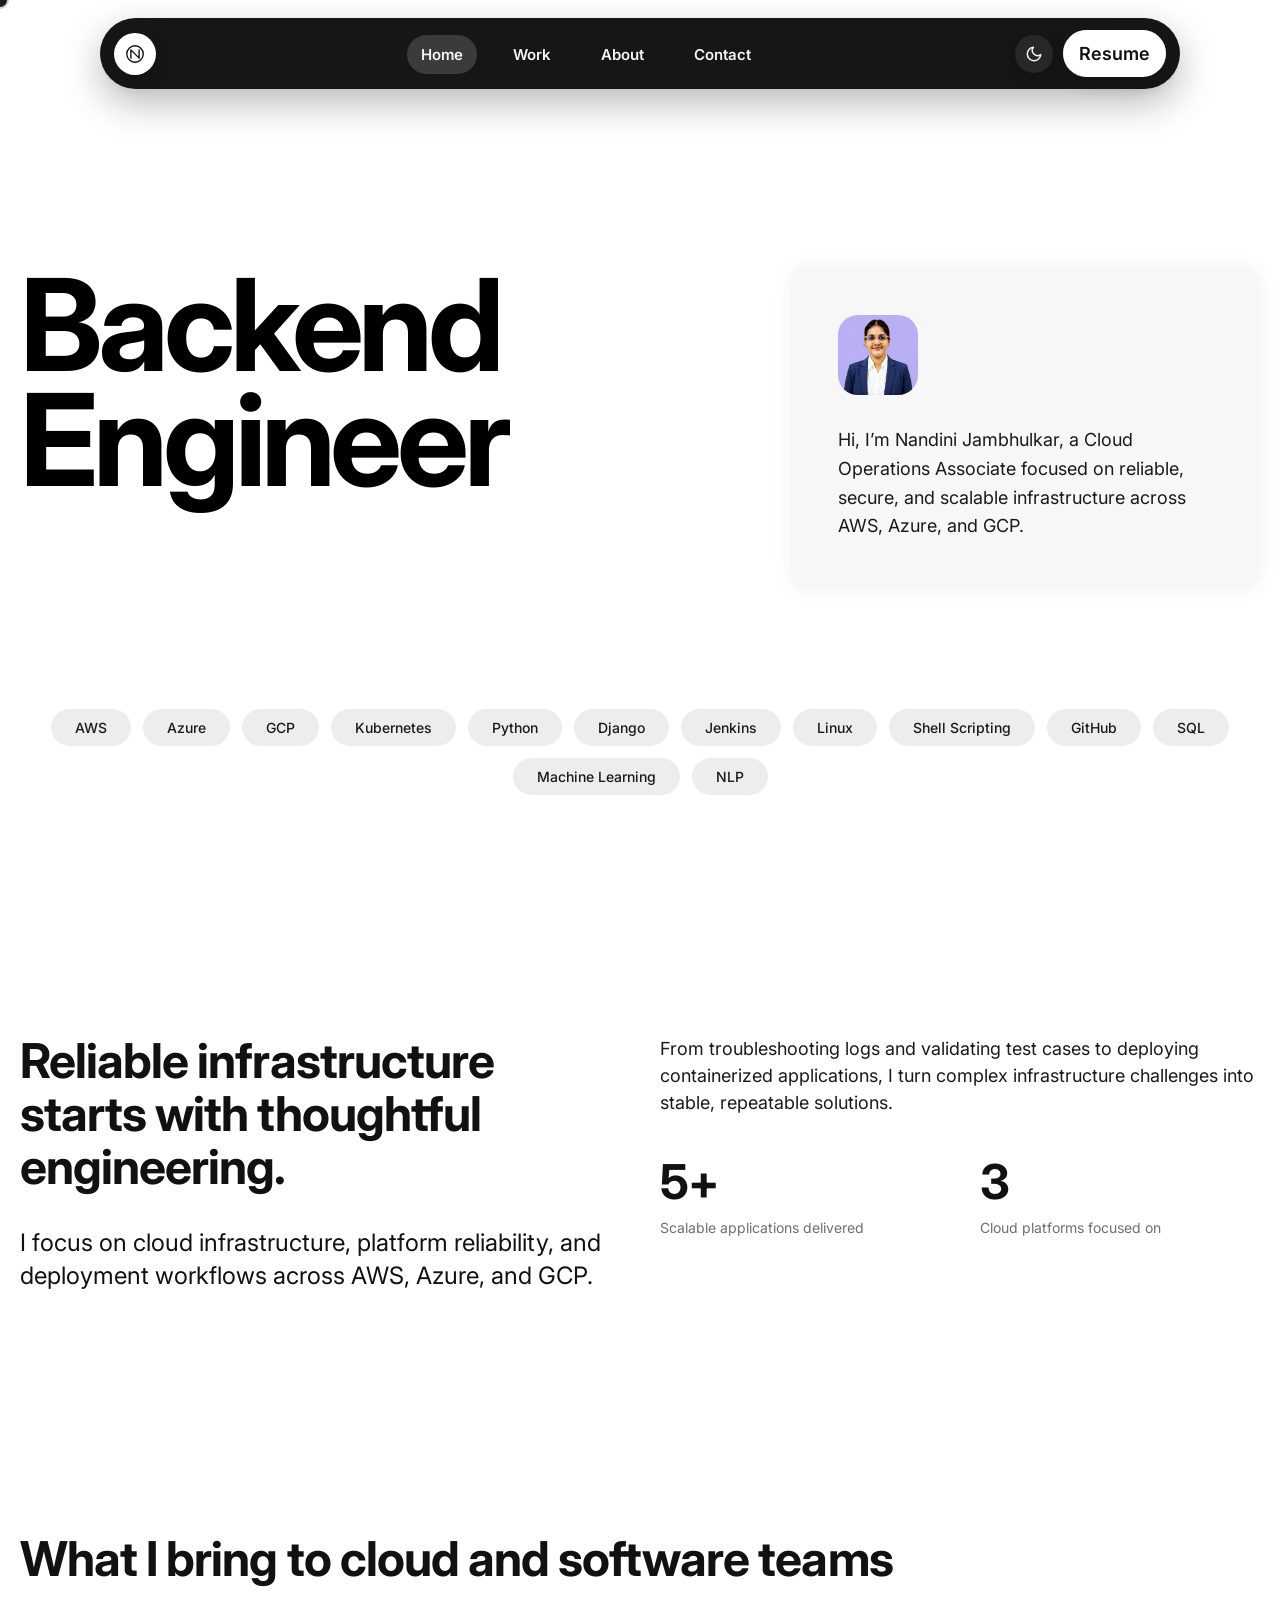
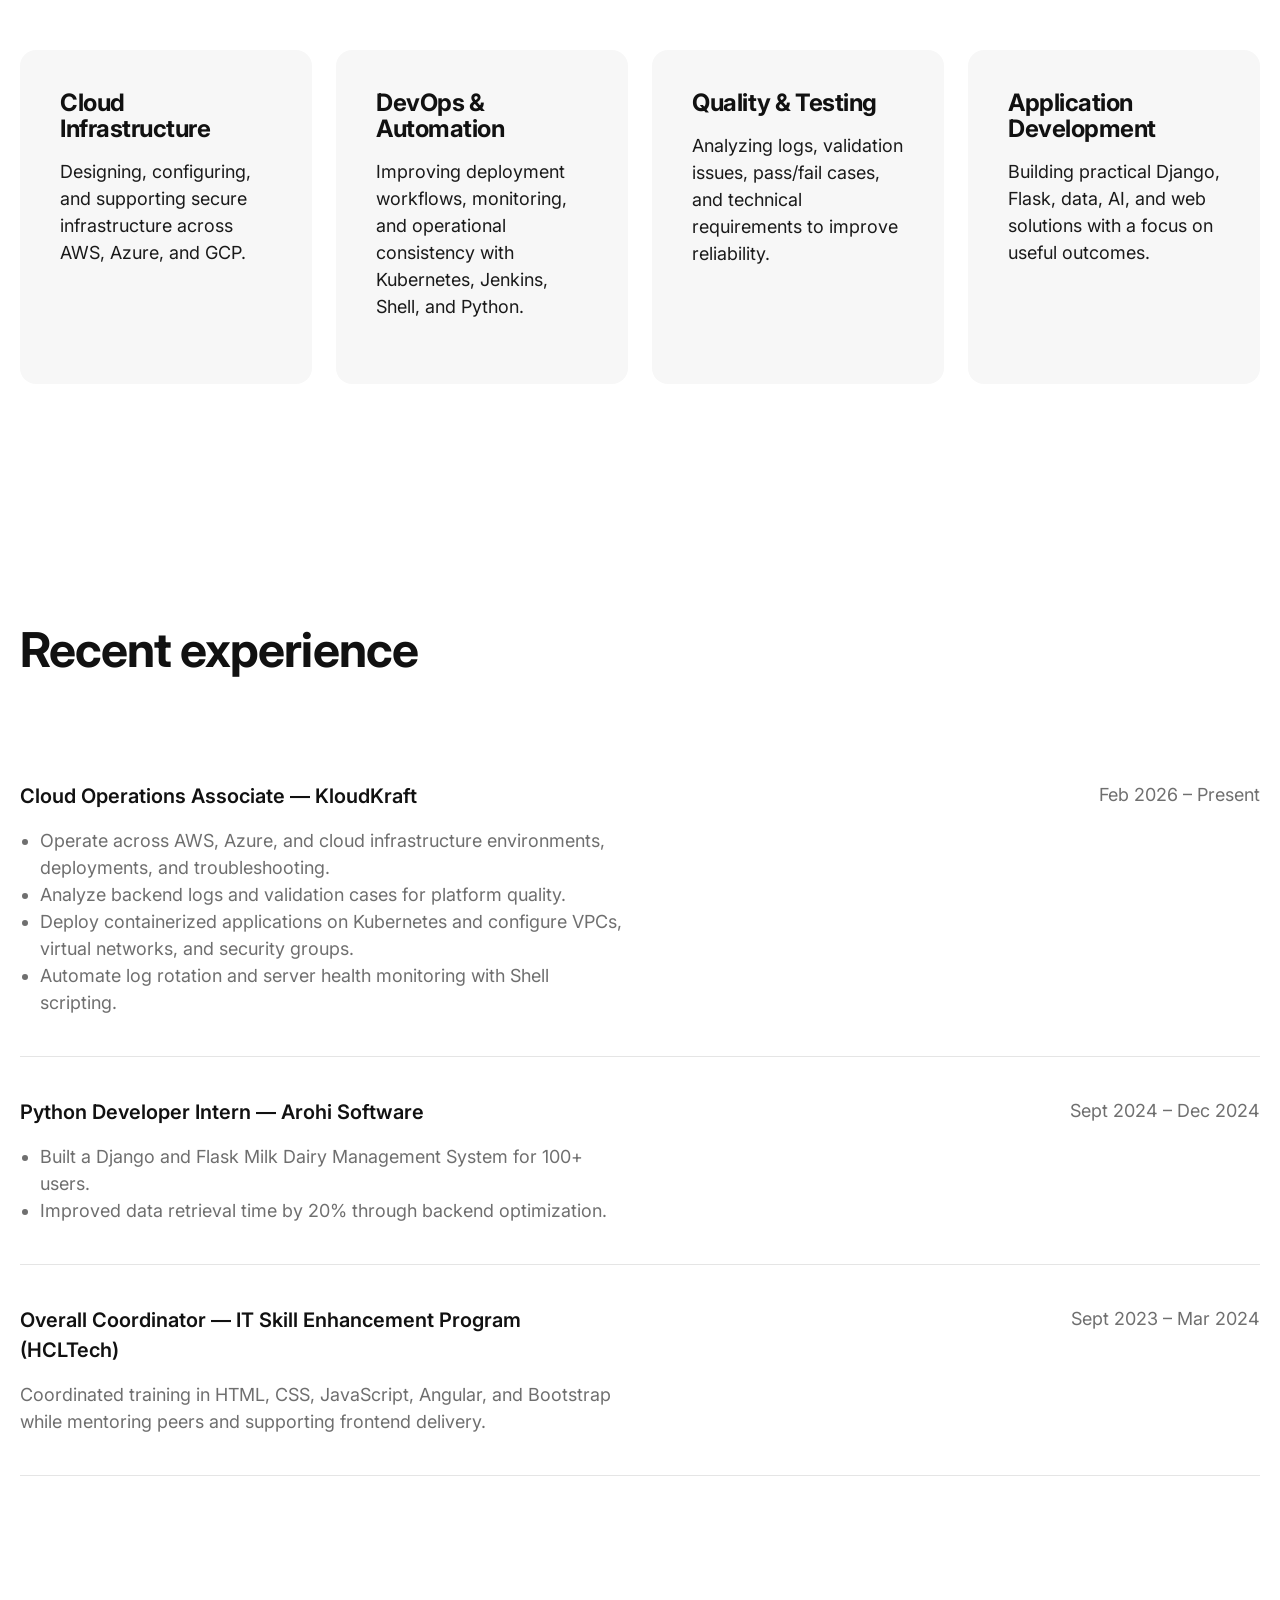
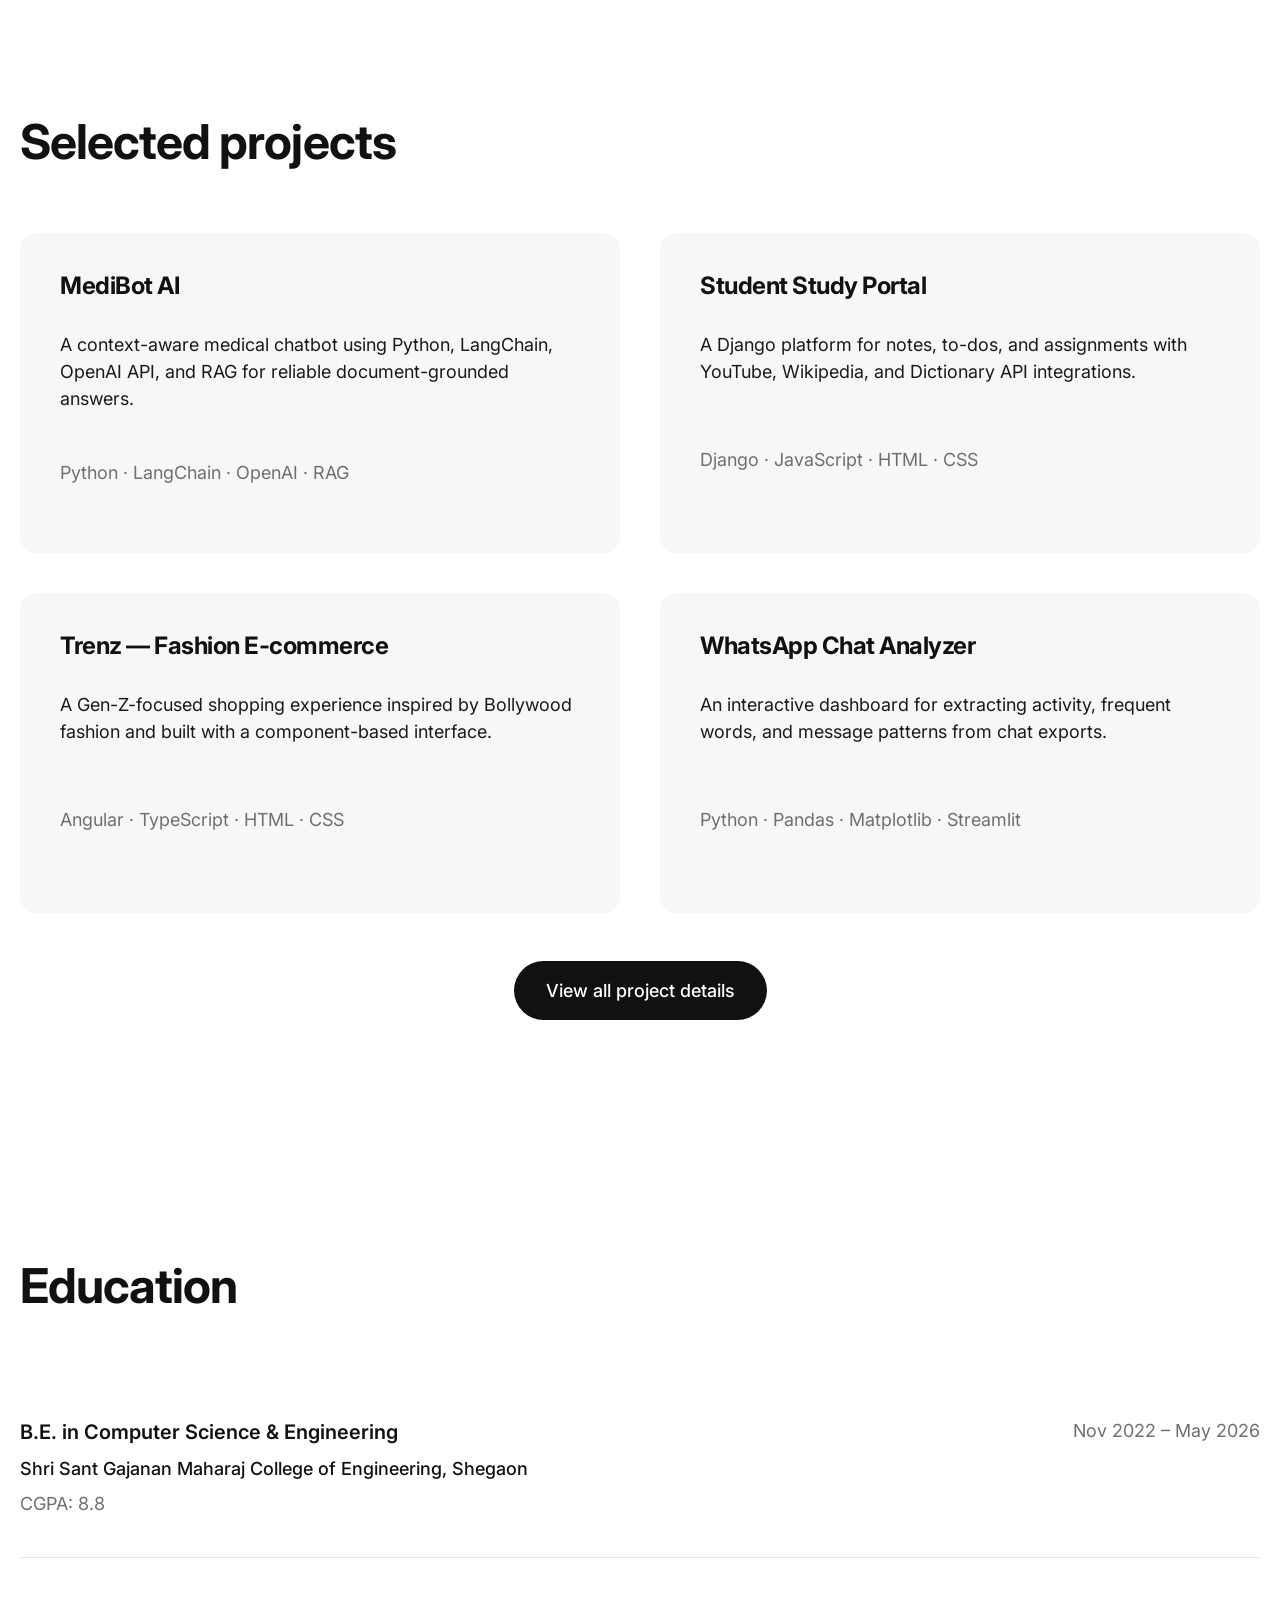
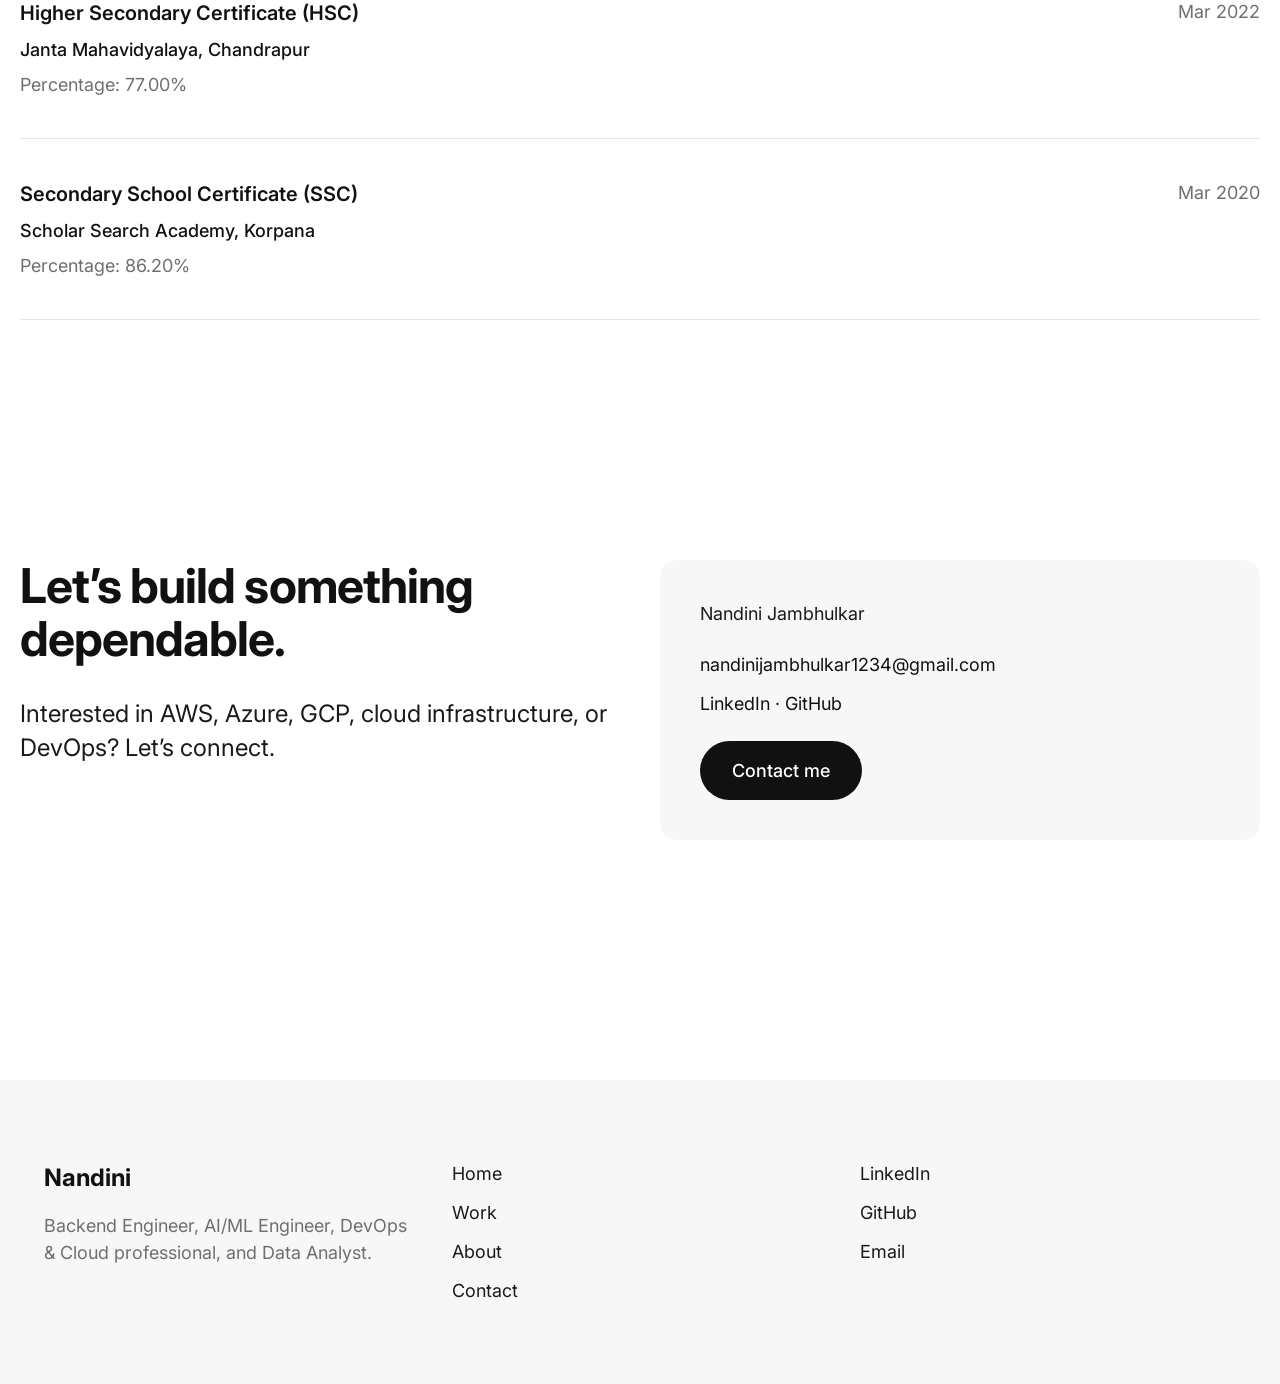
<file: index.html>
<!doctype html>
<html lang="en">
<head>
  <meta charset="utf-8" />
  <meta name="viewport" content="width=device-width,initial-scale=1" />
  <title>Nandini Jambhulkar — Cloud Operations Associate</title>
  <link rel="icon" href="assets/images/ChatGPT Image Aug 10, 2026, 03_46_51 PM.png" type="image/png">
  <link href="https://fonts.googleapis.com/css2?family=Inter:wght@400;500;600;700&display=swap" rel="stylesheet">
  <link rel="stylesheet" href="assets/css/styles.css">
</head>
<body data-theme="light">
  <header id="main-header">
    <nav id="capsule-nav">
      <a href="#hero" class="pill-brand" aria-label="Home"><svg viewBox="0 0 32 32" fill="none"><circle cx="16" cy="16" r="12" stroke="currentColor" stroke-width="2"/><path d="M10 22V10L22 22V10" stroke="currentColor" stroke-width="2" stroke-linecap="round" stroke-linejoin="round"/></svg></a>
      <ul id="primary-navigation" class="pill-links">
        <li><a href="#hero" class="pill-link nav-link active" data-scroll-to="hero"><span class="nav-icon">⌂</span><span class="nav-label">Home</span></a></li>
        <li><a href="pages/work.html" class="pill-link nav-link"><span class="nav-icon">▣</span><span class="nav-label">Work</span></a></li>
        <li><a href="pages/about.html" class="pill-link nav-link"><span class="nav-icon">○</span><span class="nav-label">About</span></a></li>
        <li><a href="pages/contact.html" class="pill-link nav-link"><span class="nav-icon">✉</span><span class="nav-label">Contact</span></a></li>
      </ul>
      <button id="hamburger-menu" class="hamburger-menu" aria-label="Toggle menu" aria-expanded="false"><span></span><span></span><span></span></button>
      <div style="display:inline-flex;align-items:center;gap:10px;"><button id="theme-toggle" class="theme-toggle" aria-label="Switch theme"></button><a class="pill-resume" href="assets/pdf/Nandini_Devops_CloudInfra.pdf" target="_blank" rel="noopener">Resume</a></div>
    </nav>
  </header>
  <div id="nav-live" class="sr-only" aria-live="polite" aria-atomic="true"></div>
  <main data-scroll-container>
    <section id="hero" class="container hero-section">
      <div><h1 class="hero-text" id="hero-role">Backend<br>Engineer</h1></div>
      <div class="hero-card">
        <img src="assets/images/ChatGPT Image Aug 10, 2026, 03_46_51 PM.png" alt="Nandini Jambhulkar" style="width:80px;height:80px;object-fit:cover;border-radius:20px;margin-bottom:24px;">
        <p style="font-size:18px;line-height:1.6;color:var(--text-medium);margin-bottom:0;">Hi, I’m Nandini Jambhulkar, a Cloud Operations Associate focused on reliable, secure, and scalable infrastructure across AWS, Azure, and GCP.</p>
      </div>
    </section>
    <section class="container" style="padding-bottom:120px;"><div style="display:flex;flex-wrap:wrap;gap:12px;justify-content:center;">
      <span class="pill">AWS</span><span class="pill">Azure</span><span class="pill">GCP</span><span class="pill">Kubernetes</span><span class="pill">Python</span><span class="pill">Django</span><span class="pill">Jenkins</span><span class="pill">Linux</span><span class="pill">Shell Scripting</span><span class="pill">GitHub</span><span class="pill">SQL</span><span class="pill">Machine Learning</span><span class="pill">NLP</span>
    </div></section>
    <section class="container section"><div class="grid-2">
      <div><h2 style="margin-bottom:32px;font-size:clamp(28px,6vw,48px);">Reliable infrastructure starts with thoughtful engineering.</h2><p style="font-size:clamp(18px,4vw,24px);line-height:1.4;color:var(--text-strong);">I focus on cloud infrastructure, platform reliability, and deployment workflows across AWS, Azure, and GCP.</p></div>
      <div><p style="margin-bottom:40px;">From troubleshooting logs and validating test cases to deploying containerized applications, I turn complex infrastructure challenges into stable, repeatable solutions.</p><div class="grid-2"><div><h3 style="font-size:clamp(32px,5vw,48px);margin-bottom:8px;">5+</h3><p style="font-size:14px;color:var(--text-muted);">Scalable applications delivered</p></div><div><h3 style="font-size:clamp(32px,5vw,48px);margin-bottom:8px;">3</h3><p style="font-size:14px;color:var(--text-muted);">Cloud platforms focused on</p></div></div></div>
    </div></section>
    <section id="services" class="container section"><h2 style="margin-bottom:64px;">What I bring to cloud and software teams</h2><div class="grid-4">
      <div class="service-card"><h3>Cloud Infrastructure</h3><p>Designing, configuring, and supporting secure infrastructure across AWS, Azure, and GCP.</p></div>
      <div class="service-card"><h3>DevOps & Automation</h3><p>Improving deployment workflows, monitoring, and operational consistency with Kubernetes, Jenkins, Shell, and Python.</p></div>
      <div class="service-card"><h3>Quality & Testing</h3><p>Analyzing logs, validation issues, pass/fail cases, and technical requirements to improve reliability.</p></div>
      <div class="service-card"><h3>Application Development</h3><p>Building practical Django, Flask, data, AI, and web solutions with a focus on useful outcomes.</p></div>
    </div></section>
    <section class="container section"><h2 style="margin-bottom:64px;">Recent experience</h2>
      <div class="timeline-item"><div><div class="timeline-role">Cloud Operations Associate — KloudKraft</div><ul style="margin-top:16px;padding-left:20px;color:var(--text-muted);"><li>Operate across AWS, Azure, and cloud infrastructure environments, deployments, and troubleshooting.</li><li>Analyze backend logs and validation cases for platform quality.</li><li>Deploy containerized applications on Kubernetes and configure VPCs, virtual networks, and security groups.</li><li>Automate log rotation and server health monitoring with Shell scripting.</li></ul></div><div class="timeline-year">Feb 2026 – Present</div></div>
      <div class="timeline-item"><div><div class="timeline-role">Python Developer Intern — Arohi Software</div><ul style="margin-top:16px;padding-left:20px;color:var(--text-muted);"><li>Built a Django and Flask Milk Dairy Management System for 100+ users.</li><li>Improved data retrieval time by 20% through backend optimization.</li></ul></div><div class="timeline-year">Sept 2024 – Dec 2024</div></div>
      <div class="timeline-item"><div><div class="timeline-role">Overall Coordinator — IT Skill Enhancement Program (HCLTech)</div><p style="margin-top:16px;color:var(--text-muted);">Coordinated training in HTML, CSS, JavaScript, Angular, and Bootstrap while mentoring peers and supporting frontend delivery.</p></div><div class="timeline-year">Sept 2023 – Mar 2024</div></div>
    </section>
    <section id="work" class="container section">
      <h2 style="margin-bottom:64px;">Selected projects</h2>
      <div class="grid-2">
        <div class="service-card"><h3>MediBot AI</h3><p style="margin-top:16px;">A context-aware medical chatbot using Python, LangChain, OpenAI API, and RAG for reliable document-grounded answers.</p><p style="margin-top:20px;color:var(--text-muted);">Python · LangChain · OpenAI · RAG</p></div>
        <div class="service-card"><h3>Student Study Portal</h3><p style="margin-top:16px;">A Django platform for notes, to-dos, and assignments with YouTube, Wikipedia, and Dictionary API integrations.</p><p style="margin-top:20px;color:var(--text-muted);">Django · JavaScript · HTML · CSS</p></div>
        <div class="service-card"><h3>Trenz — Fashion E-commerce</h3><p style="margin-top:16px;">A Gen-Z-focused shopping experience inspired by Bollywood fashion and built with a component-based interface.</p><p style="margin-top:20px;color:var(--text-muted);">Angular · TypeScript · HTML · CSS</p></div>
        <div class="service-card"><h3>WhatsApp Chat Analyzer</h3><p style="margin-top:16px;">An interactive dashboard for extracting activity, frequent words, and message patterns from chat exports.</p><p style="margin-top:20px;color:var(--text-muted);">Python · Pandas · Matplotlib · Streamlit</p></div>
      </div>
      <div style="text-align:center;margin-top:48px;"><a href="pages/work.html" class="btn">View all project details</a></div>
    </section>
    <section class="container section">
      <h2 style="margin-bottom:64px;">Education</h2>
      <div class="timeline-item"><div><div class="timeline-role">B.E. in Computer Science & Engineering</div><div style="margin-top:8px;font-weight:500;">Shri Sant Gajanan Maharaj College of Engineering, Shegaon</div><div style="margin-top:8px;color:var(--text-muted);">CGPA: 8.8</div></div><div class="timeline-year">Nov 2022 – May 2026</div></div>
      <div class="timeline-item"><div><div class="timeline-role">Higher Secondary Certificate (HSC)</div><div style="margin-top:8px;font-weight:500;">Janta Mahavidyalaya, Chandrapur</div><div style="margin-top:8px;color:var(--text-muted);">Percentage: 77.00%</div></div><div class="timeline-year">Mar 2022</div></div>
      <div class="timeline-item"><div><div class="timeline-role">Secondary School Certificate (SSC)</div><div style="margin-top:8px;font-weight:500;">Scholar Search Academy, Korpana</div><div style="margin-top:8px;color:var(--text-muted);">Percentage: 86.20%</div></div><div class="timeline-year">Mar 2020</div></div>
    </section>
    <section class="container section">
      <div class="grid-2">
        <div><h2 style="margin-bottom:32px;">Let’s build something dependable.</h2><p style="font-size:24px;line-height:1.4;color:var(--text-medium);">Interested in AWS, Azure, GCP, cloud infrastructure, or DevOps? Let’s connect.</p></div>
        <div style="background:var(--surface);padding:40px;border-radius:var(--radius);"><p style="margin-bottom:24px;">Nandini Jambhulkar</p><p style="margin-bottom:12px;"><a href="mailto:nandinijambhulkar1234@gmail.com" style="color:var(--text-strong);text-decoration:none;">nandinijambhulkar1234@gmail.com</a></p><p style="margin-bottom:24px;"><a href="https://www.linkedin.com/in/nandini-jambhulkar-njj1203/" target="_blank" rel="noopener" style="color:var(--text-strong);text-decoration:none;">LinkedIn</a> · <a href="https://github.com/nandiniJambhulkar12" target="_blank" rel="noopener" style="color:var(--text-strong);text-decoration:none;">GitHub</a></p><a href="pages/contact.html" class="btn">Contact me</a></div>
      </div>
    </section>
  </main>
  <footer class="footer"><div class="container grid-3"><div><div style="font-weight:700;font-size:24px;margin-bottom:16px;">Nandini</div><p style="color:var(--text-muted);">Backend Engineer, AI/ML Engineer, DevOps & Cloud professional, and Data Analyst.</p></div><div><ul style="list-style:none;display:flex;flex-direction:column;gap:12px;"><li><a href="#hero" style="color:var(--text-medium);text-decoration:none;">Home</a></li><li><a href="pages/work.html" style="color:var(--text-medium);text-decoration:none;">Work</a></li><li><a href="pages/about.html" style="color:var(--text-medium);text-decoration:none;">About</a></li><li><a href="pages/contact.html" style="color:var(--text-medium);text-decoration:none;">Contact</a></li></ul></div><div><ul style="list-style:none;display:flex;flex-direction:column;gap:12px;"><li><a href="https://www.linkedin.com/in/nandini-jambhulkar-njj1203/" target="_blank" rel="noopener" style="color:var(--text-medium);text-decoration:none;">LinkedIn</a></li><li><a href="https://github.com/nandiniJambhulkar12" target="_blank" rel="noopener" style="color:var(--text-medium);text-decoration:none;">GitHub</a></li><li><a href="mailto:nandinijambhulkar1234@gmail.com" style="color:var(--text-medium);text-decoration:none;">Email</a></li></ul></div></div></footer>
  <script src="assets/js/script.js"></script>
</body>
</html>
</file>
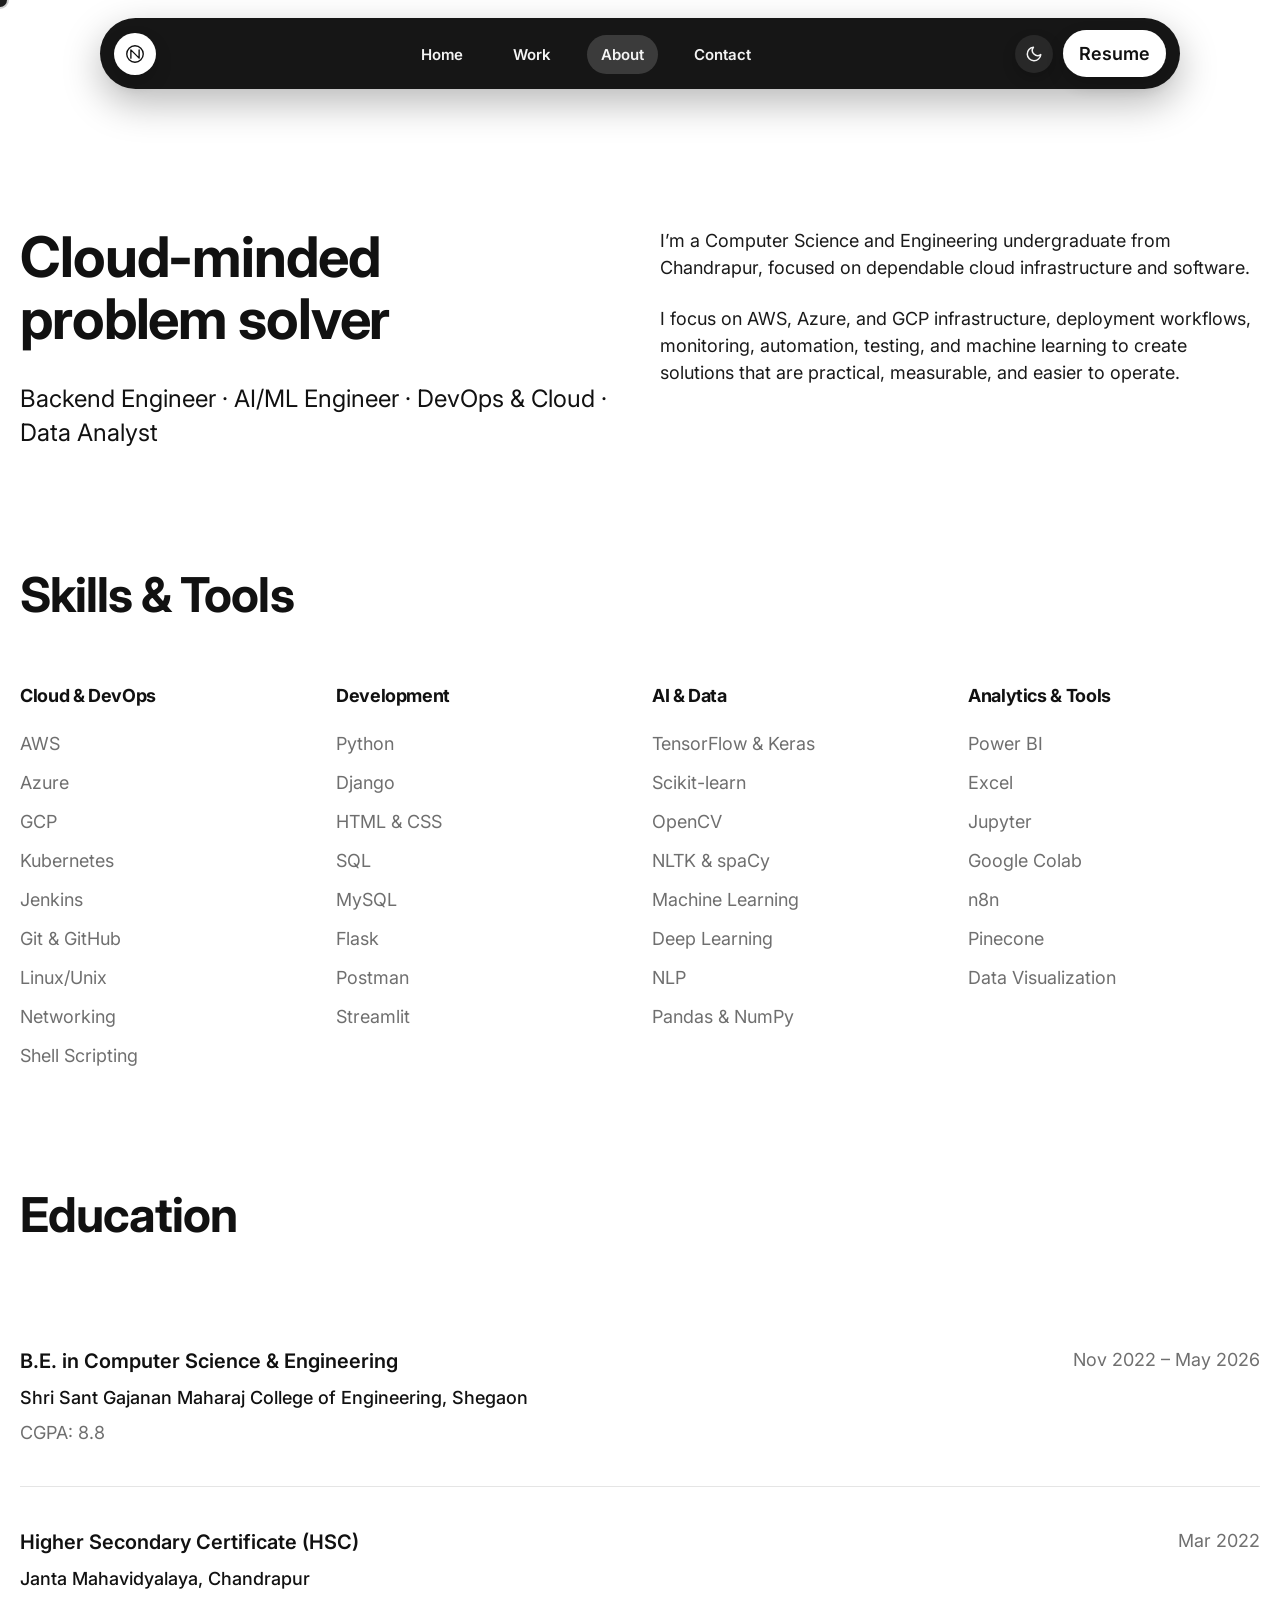
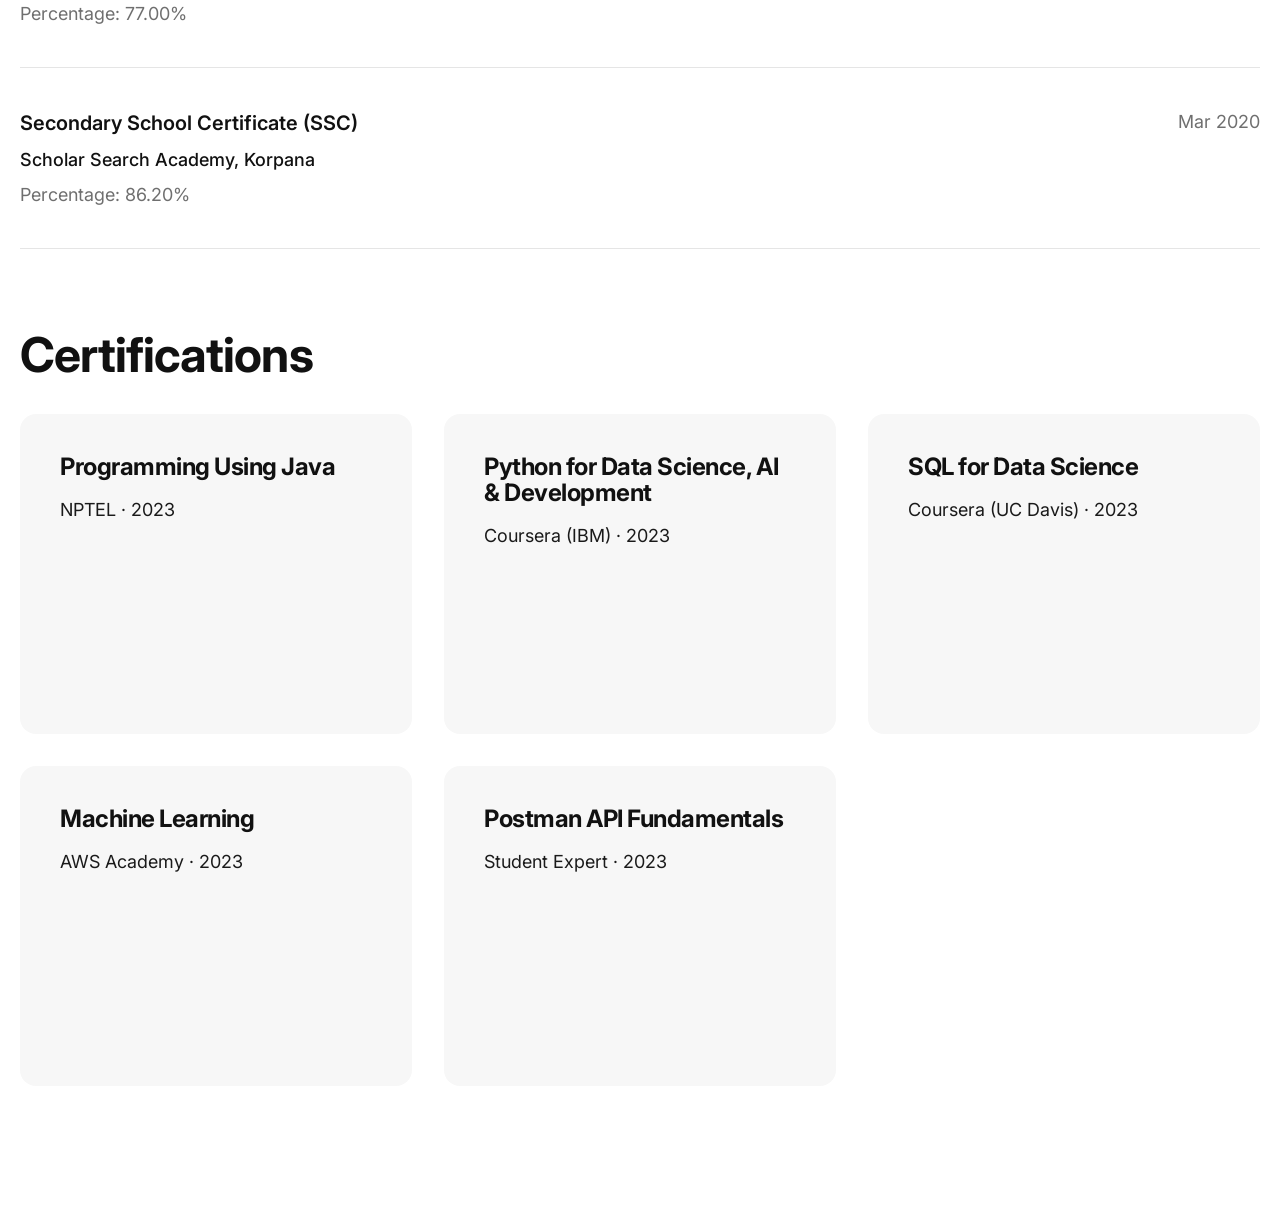
<file: pages/about.html>
<!doctype html>
<html lang="en">
<head><meta charset="utf-8"><meta name="viewport" content="width=device-width,initial-scale=1"><title>About — Nandini Jambhulkar</title><link rel="icon" href="../assets/images/ChatGPT Image Aug 10, 2026, 03_46_51 PM.png" type="image/png"><link href="https://fonts.googleapis.com/css2?family=Inter:wght@400;500;600;700&display=swap" rel="stylesheet"><link rel="stylesheet" href="../assets/css/styles.css"></head>
<body data-theme="light">
  <header id="main-header"><nav id="capsule-nav"><a href="../index.html" class="pill-brand" aria-label="Home"><svg viewBox="0 0 32 32" fill="none"><circle cx="16" cy="16" r="12" stroke="currentColor" stroke-width="2"/><path d="M10 22V10L22 22V10" stroke="currentColor" stroke-width="2" stroke-linecap="round" stroke-linejoin="round"/></svg></a><ul id="primary-navigation" class="pill-links"><li><a href="../index.html" class="pill-link nav-link"><span class="nav-icon">⌂</span><span class="nav-label">Home</span></a></li><li><a href="work.html" class="pill-link nav-link"><span class="nav-icon">▣</span><span class="nav-label">Work</span></a></li><li><a href="about.html" class="pill-link nav-link active"><span class="nav-icon">○</span><span class="nav-label">About</span></a></li><li><a href="contact.html" class="pill-link nav-link"><span class="nav-icon">✉</span><span class="nav-label">Contact</span></a></li></ul><button id="hamburger-menu" class="hamburger-menu" aria-label="Toggle menu" aria-expanded="false"><span></span><span></span><span></span></button><div style="display:inline-flex;align-items:center;gap:10px;"><button id="theme-toggle" class="theme-toggle" aria-label="Switch theme"></button><a class="pill-resume" href="../assets/pdf/Nandini_Devops_CloudInfra.pdf" target="_blank" rel="noopener">Resume</a></div></nav></header>
  <main class="container section" data-scroll-container>
    <div class="grid-2" style="margin-bottom:120px;"><div><h1 style="margin-bottom:32px;font-size:clamp(36px,6vw,56px);">Cloud-minded<br>problem solver</h1><p style="font-size:clamp(18px,3vw,24px);line-height:1.4;color:var(--text-strong);">Backend Engineer · AI/ML Engineer · DevOps & Cloud · Data Analyst</p></div><div><p style="margin-bottom:24px;">I’m a Computer Science and Engineering undergraduate from Chandrapur, focused on dependable cloud infrastructure and software.</p><p>I focus on AWS, Azure, and GCP infrastructure, deployment workflows, monitoring, automation, testing, and machine learning to create solutions that are practical, measurable, and easier to operate.</p></div></div>
    <div style="margin-bottom:120px;"><h2 style="margin-bottom:64px;">Skills & Tools</h2><div class="grid-4">
      <div><h4 style="margin-bottom:24px;">Cloud & DevOps</h4><ul style="list-style:none;color:var(--text-muted);display:flex;flex-direction:column;gap:12px;"><li>AWS</li><li>Azure</li><li>GCP</li><li>Kubernetes</li><li>Jenkins</li><li>Git & GitHub</li><li>Linux/Unix</li><li>Networking</li><li>Shell Scripting</li></ul></div>
      <div><h4 style="margin-bottom:24px;">Development</h4><ul style="list-style:none;color:var(--text-muted);display:flex;flex-direction:column;gap:12px;"><li>Python</li><li>Django</li><li>HTML & CSS</li><li>SQL</li><li>MySQL</li><li>Flask</li><li>Postman</li><li>Streamlit</li></ul></div>
      <div><h4 style="margin-bottom:24px;">AI & Data</h4><ul style="list-style:none;color:var(--text-muted);display:flex;flex-direction:column;gap:12px;"><li>TensorFlow & Keras</li><li>Scikit-learn</li><li>OpenCV</li><li>NLTK & spaCy</li><li>Machine Learning</li><li>Deep Learning</li><li>NLP</li><li>Pandas & NumPy</li></ul></div>
      <div><h4 style="margin-bottom:24px;">Analytics & Tools</h4><ul style="list-style:none;color:var(--text-muted);display:flex;flex-direction:column;gap:12px;"><li>Power BI</li><li>Excel</li><li>Jupyter</li><li>Google Colab</li><li>n8n</li><li>Pinecone</li><li>Data Visualization</li></ul></div>
    </div></div>
    <h2 style="margin-bottom:64px;">Education</h2><div class="timeline-item"><div><div class="timeline-role">B.E. in Computer Science & Engineering</div><div style="margin-top:8px;font-weight:500;">Shri Sant Gajanan Maharaj College of Engineering, Shegaon</div><div style="margin-top:8px;color:var(--text-muted);">CGPA: 8.8</div></div><div class="timeline-year">Nov 2022 – May 2026</div></div><div class="timeline-item"><div><div class="timeline-role">Higher Secondary Certificate (HSC)</div><div style="margin-top:8px;font-weight:500;">Janta Mahavidyalaya, Chandrapur</div><div style="margin-top:8px;color:var(--text-muted);">Percentage: 77.00%</div></div><div class="timeline-year">Mar 2022</div></div><div class="timeline-item"><div><div class="timeline-role">Secondary School Certificate (SSC)</div><div style="margin-top:8px;font-weight:500;">Scholar Search Academy, Korpana</div><div style="margin-top:8px;color:var(--text-muted);">Percentage: 86.20%</div></div><div class="timeline-year">Mar 2020</div></div>
    <div style="margin-top:80px;"><h2 style="margin-bottom:32px;">Certifications</h2><div class="grid-3"><div class="service-card"><h3>Programming Using Java</h3><p>NPTEL · 2023</p></div><div class="service-card"><h3>Python for Data Science, AI & Development</h3><p>Coursera (IBM) · 2023</p></div><div class="service-card"><h3>SQL for Data Science</h3><p>Coursera (UC Davis) · 2023</p></div><div class="service-card"><h3>Machine Learning</h3><p>AWS Academy · 2023</p></div><div class="service-card"><h3>Postman API Fundamentals</h3><p>Student Expert · 2023</p></div></div></div>
  </main><script src="../assets/js/script.js"></script>
</body></html>
</file>
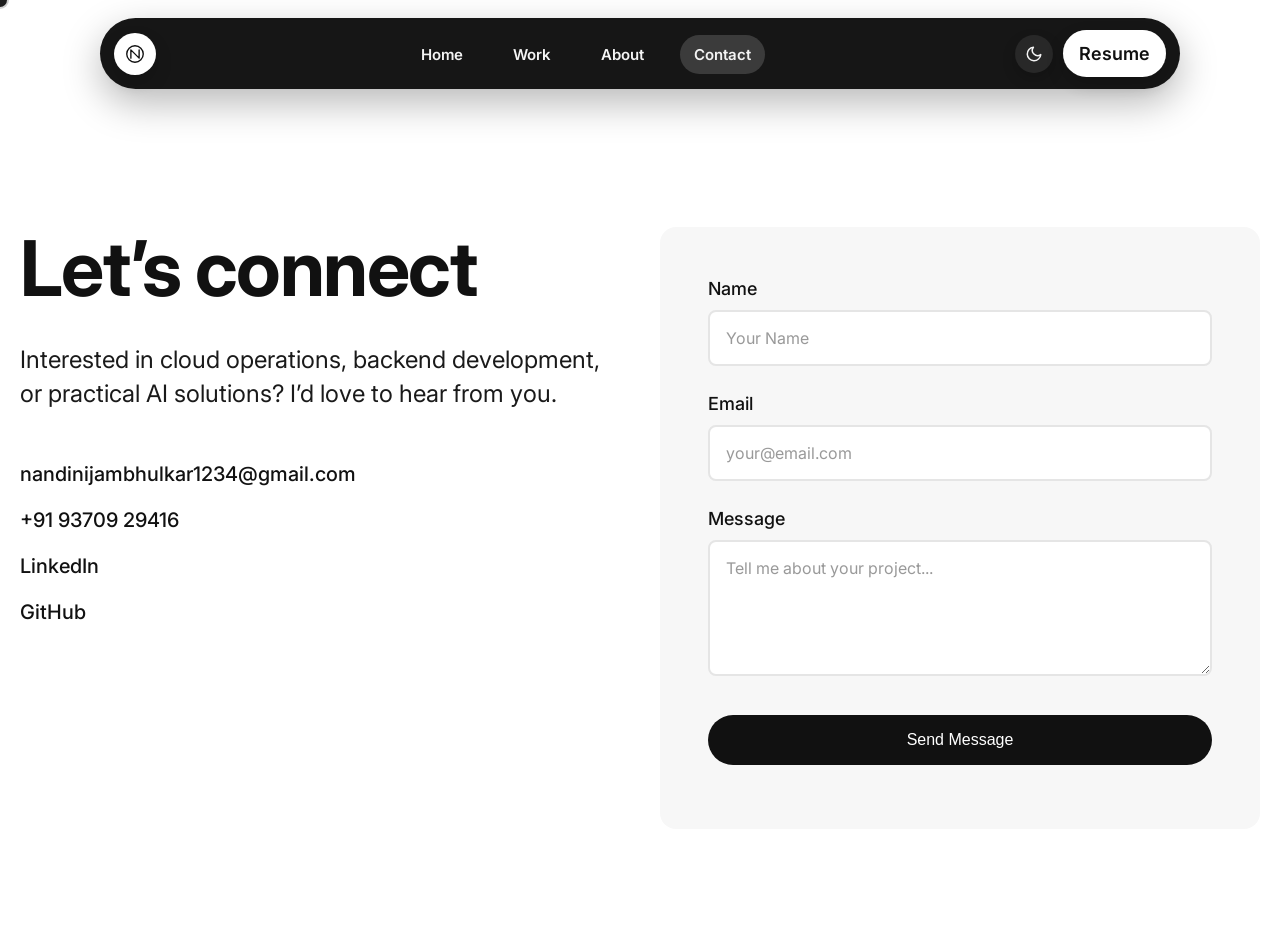
<file: pages/contact.html>
<!doctype html>
<html lang="en">
<head><meta charset="utf-8"><meta name="viewport" content="width=device-width,initial-scale=1"><title>Contact — Nandini Jambhulkar</title><link rel="icon" href="../assets/images/ChatGPT Image Aug 10, 2026, 03_46_51 PM.png" type="image/png"><link href="https://fonts.googleapis.com/css2?family=Inter:wght@400;500;600;700&display=swap" rel="stylesheet"><link rel="stylesheet" href="../assets/css/styles.css"></head>
<body data-theme="light">
  <header id="main-header"><nav id="capsule-nav"><a href="../index.html" class="pill-brand" aria-label="Home"><svg viewBox="0 0 32 32" fill="none"><circle cx="16" cy="16" r="12" stroke="currentColor" stroke-width="2"/><path d="M10 22V10L22 22V10" stroke="currentColor" stroke-width="2" stroke-linecap="round" stroke-linejoin="round"/></svg></a><ul id="primary-navigation" class="pill-links"><li><a href="../index.html" class="pill-link nav-link"><span class="nav-icon">⌂</span><span class="nav-label">Home</span></a></li><li><a href="work.html" class="pill-link nav-link"><span class="nav-icon">▣</span><span class="nav-label">Work</span></a></li><li><a href="about.html" class="pill-link nav-link"><span class="nav-icon">○</span><span class="nav-label">About</span></a></li><li><a href="contact.html" class="pill-link nav-link active"><span class="nav-icon">✉</span><span class="nav-label">Contact</span></a></li></ul><button id="hamburger-menu" class="hamburger-menu" aria-label="Toggle menu" aria-expanded="false"><span></span><span></span><span></span></button><div style="display:inline-flex;align-items:center;gap:10px;"><button id="theme-toggle" class="theme-toggle" aria-label="Switch theme"></button><a class="pill-resume" href="../assets/pdf/Nandini_Devops_CloudInfra.pdf" target="_blank" rel="noopener">Resume</a></div></nav></header>
  <main class="container section" data-scroll-container><div class="grid-2"><div><h1 style="margin-bottom:32px;">Let’s connect</h1><p style="font-size:24px;line-height:1.4;color:var(--text-medium);margin-bottom:48px;">Interested in cloud operations, backend development, or practical AI solutions? I’d love to hear from you.</p><ul style="list-style:none;display:flex;flex-direction:column;gap:16px;"><li><a href="mailto:nandinijambhulkar1234@gmail.com" style="color:var(--text-strong);text-decoration:none;font-size:20px;font-weight:500;">nandinijambhulkar1234@gmail.com</a></li><li><a href="tel:+919370929416" style="color:var(--text-strong);text-decoration:none;font-size:20px;font-weight:500;">+91 93709 29416</a></li><li><a href="https://www.linkedin.com/in/nandini-jambhulkar-njj1203/" target="_blank" rel="noopener" style="color:var(--text-strong);text-decoration:none;font-size:20px;font-weight:500;">LinkedIn</a></li><li><a href="https://github.com/nandiniJambhulkar12" target="_blank" rel="noopener" style="color:var(--text-strong);text-decoration:none;font-size:20px;font-weight:500;">GitHub</a></li></ul></div>
  <form id="contact-form" action="https://formspree.io/f/xnnkvynn" method="POST" data-email="nandinijambhulkar1234@gmail.com" style="background:var(--surface);padding:48px;border-radius:var(--radius);" aria-label="Contact form"><div style="margin-bottom:24px;"><label for="contact-name" style="display:block;margin-bottom:8px;font-weight:500;">Name</label><input type="text" id="contact-name" name="name" class="form-input" placeholder="Your Name" required></div><div style="margin-bottom:24px;"><label for="contact-email" style="display:block;margin-bottom:8px;font-weight:500;">Email</label><input type="email" id="contact-email" name="email" class="form-input" placeholder="your@email.com" required></div><div style="margin-bottom:32px;"><label for="contact-message" style="display:block;margin-bottom:8px;font-weight:500;">Message</label><textarea id="contact-message" name="message" rows="5" class="form-input" placeholder="Tell me about your project..." style="resize:vertical;" required></textarea></div><button type="submit" class="btn" style="width:100%;border:none;cursor:pointer;font-size:16px;">Send Message</button><div id="form-status" role="status" aria-live="polite" style="margin-top:16px;text-align:center;"></div></form></div></main>
  <script src="../assets/js/script.js"></script>
</body></html>
</file>
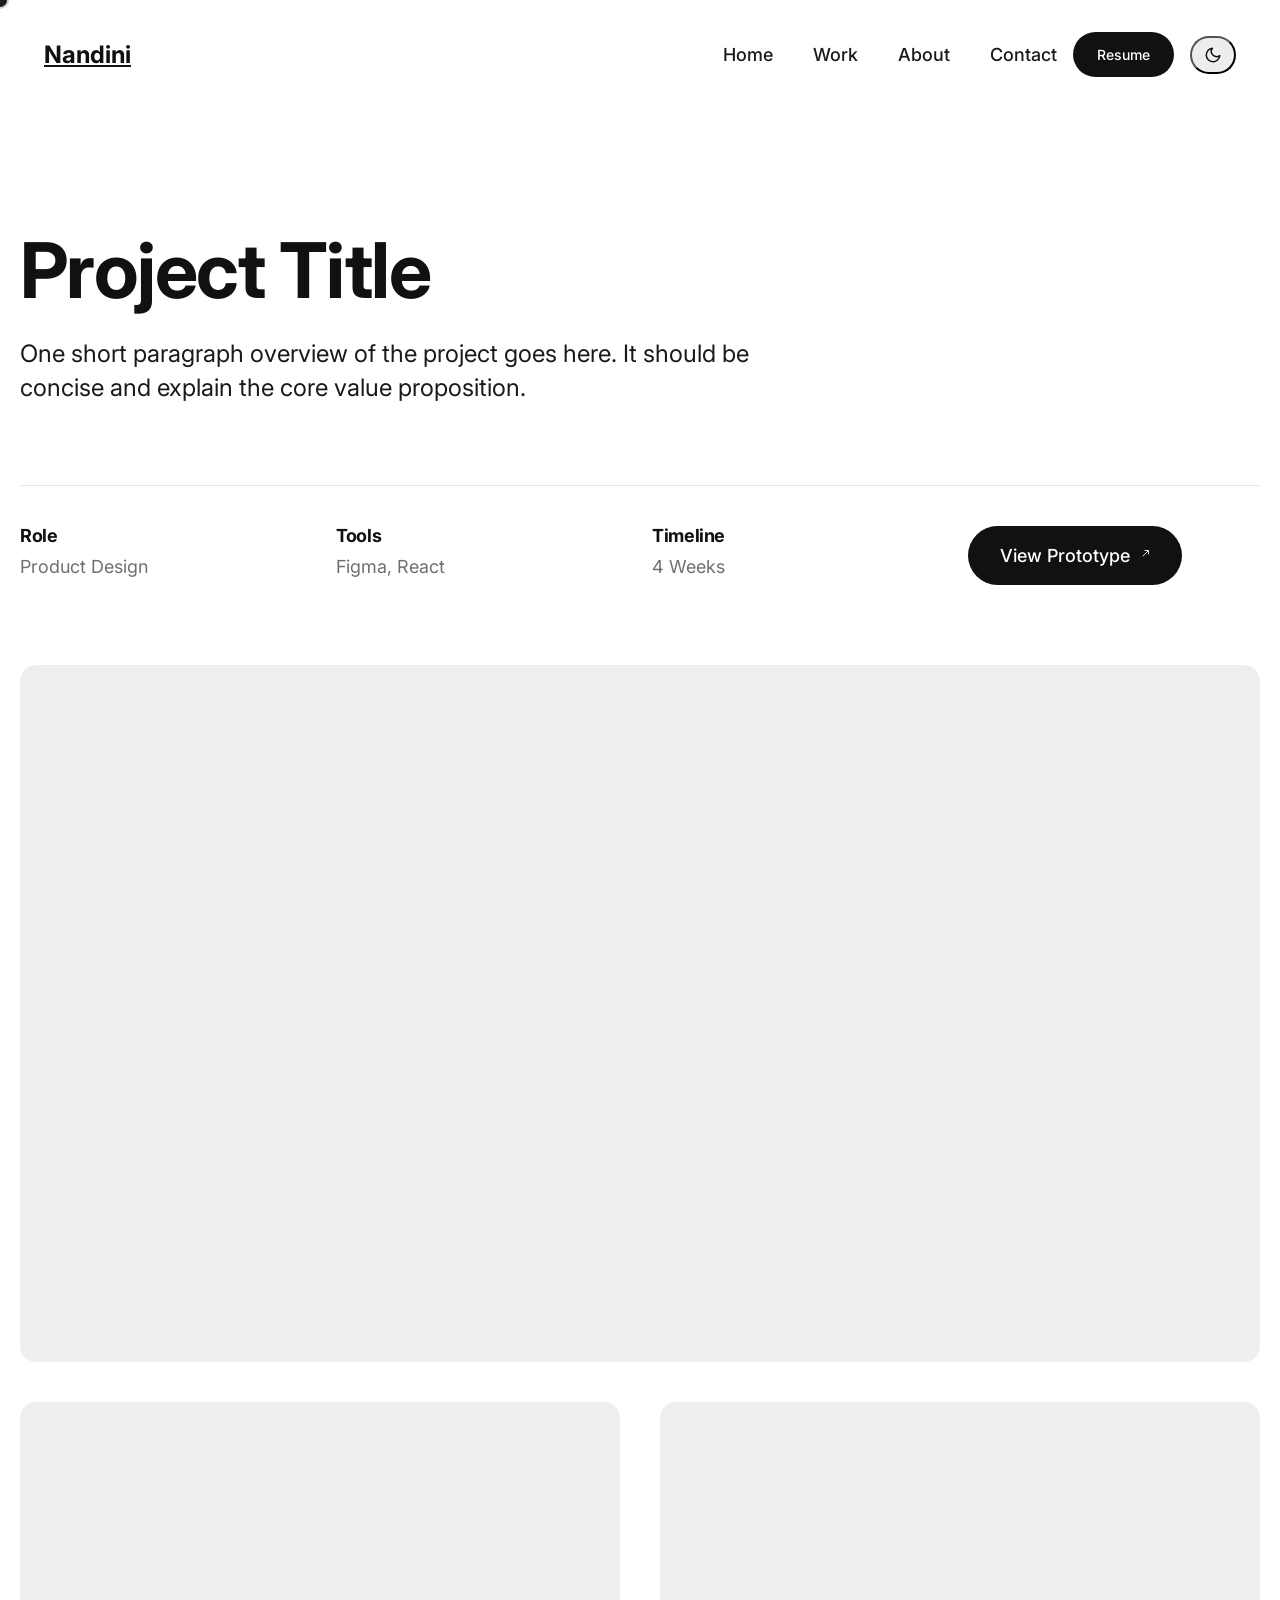
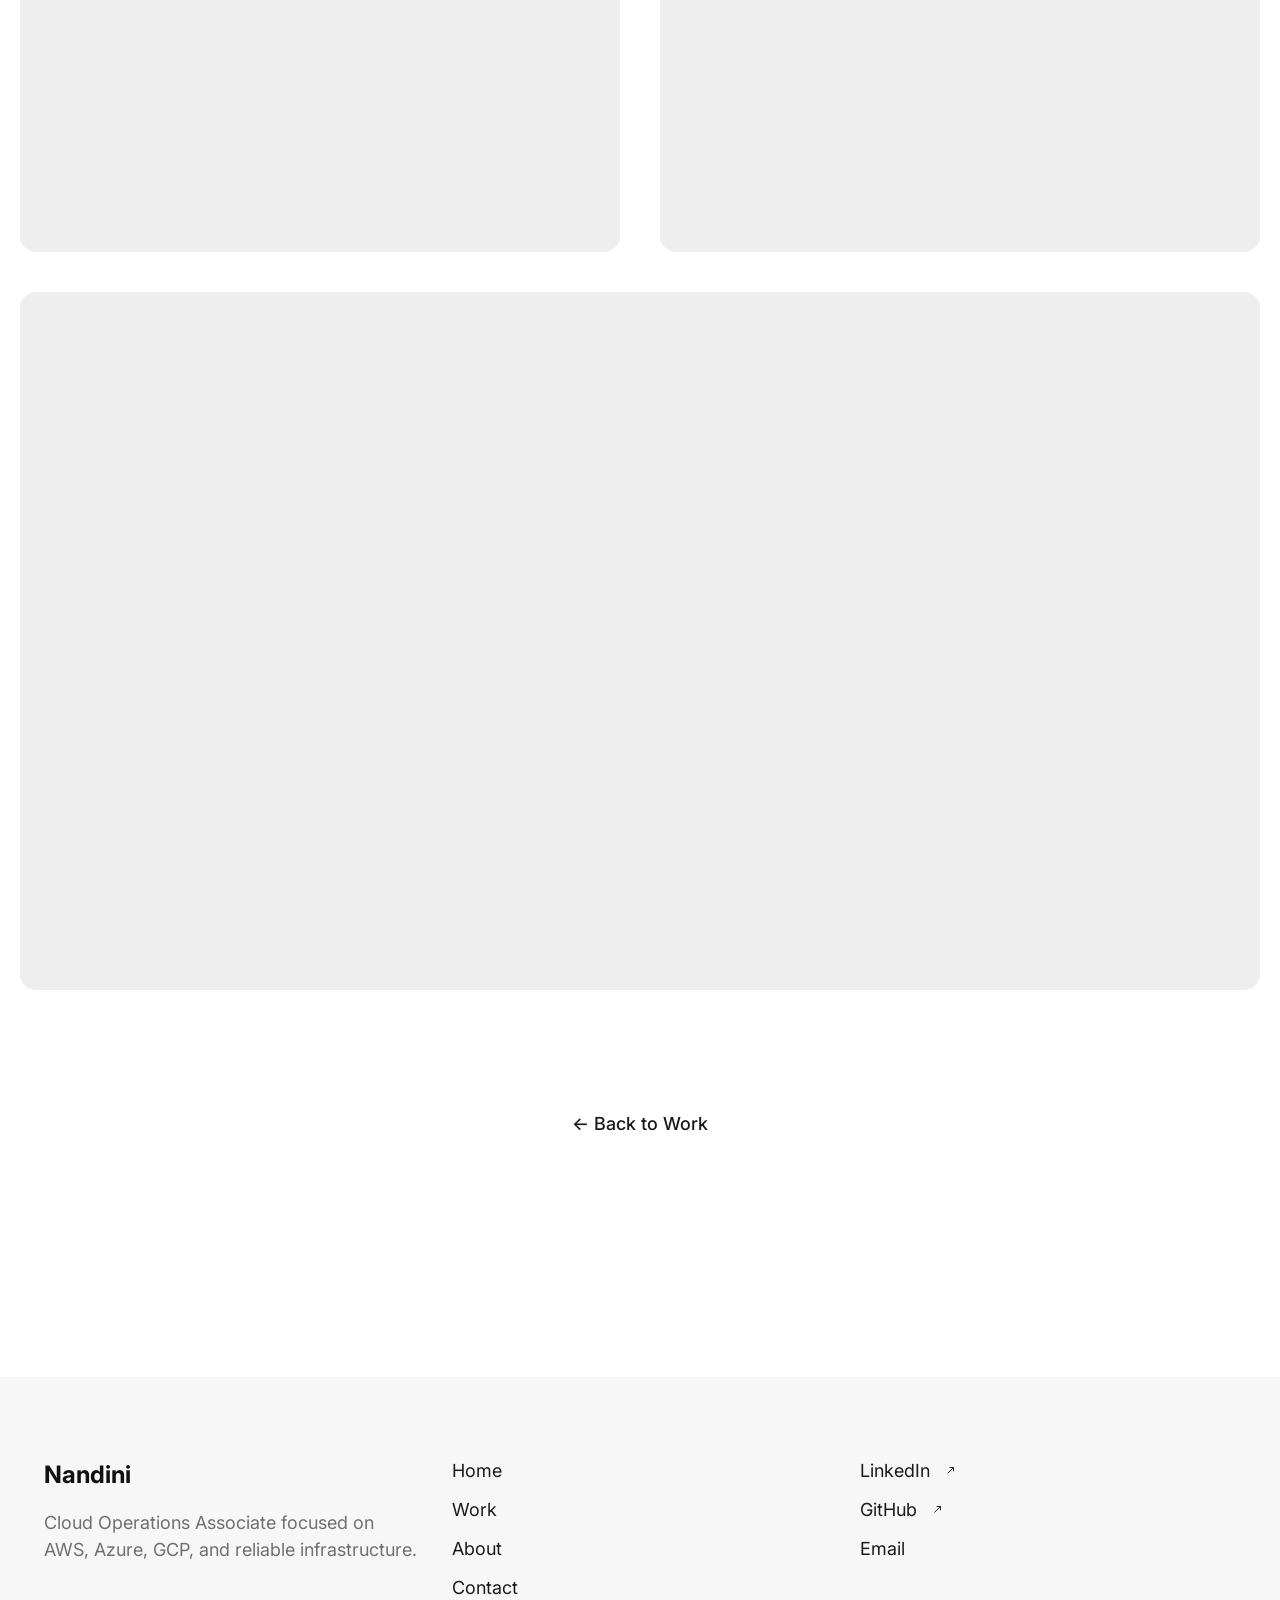
<file: pages/project-template.html>
<!doctype html>
<html lang="en">
<head>
  <meta charset="utf-8" />
  <meta name="viewport" content="width=device-width,initial-scale=1" />
  <title>Project Title — Nandini Jambhulkar</title>
  <link rel="icon" href="../assets/images/ChatGPT Image Aug 10, 2026, 03_46_51 PM.png" type="image/png">
  <link href="https://fonts.googleapis.com/css2?family=Inter:wght@400;500;600;700&display=swap" rel="stylesheet">
  <link rel="stylesheet" href="../assets/css/styles.css">
</head>
<body data-theme="light">
  
  <header class="container">
    <nav class="nav">
      <a href="../index.html" class="brand" style="font-weight: 700; font-size: 24px; color: var(--text-strong);">Nandini</a>
  <ul id="primary-navigation" class="nav-links">
        <li><a href="../index.html">Home</a></li>
        <li><a href="work.html">Work</a></li>
        <li><a href="about.html">About</a></li>
        <li><a href="contact.html">Contact</a></li>
      </ul>
      <button id="nav-toggle" class="nav-toggle" aria-controls="primary-navigation" aria-expanded="false"> 
        <svg width="20" height="20" viewBox="0 0 24 24" fill="none" xmlns="http://www.w3.org/2000/svg" aria-hidden="true"><path d="M3 7h18M3 12h18M3 17h18" stroke="currentColor" stroke-width="2" stroke-linecap="round" stroke-linejoin="round"/></svg>
      </button>
      <a href="../assets/pdf/Nandini_Devops_CloudInfra.pdf" class="btn" style="padding: 12px 24px; font-size: 14px;">Resume</a>
      <button id="theme-toggle" class="btn" style="padding: 8px 12px; font-size: 14px; background: var(--surface-alt); color: var(--text-strong);">
            <svg width="18" height="18" viewBox="0 0 24 24" fill="none" xmlns="http://www.w3.org/2000/svg" aria-hidden="true">
              <path d="M21 12.79A9 9 0 1111.21 3 7 7 0 0021 12.79z" stroke="currentColor" stroke-width="2" stroke-linecap="round" stroke-linejoin="round"/>
            </svg>
          </button>
    </nav>
  </header>
  <!-- ARIA live region for nav state announcements -->
  <div id="nav-live" class="sr-only" aria-live="polite" aria-atomic="true"></div>

  <main class="container section">
    <div style="max-width: 800px; margin-bottom: 80px;">
      <h1 style="margin-bottom: 24px;">Project Title</h1>
      <p style="font-size: 24px; line-height: 1.4; color: var(--text-medium);">
        One short paragraph overview of the project goes here. It should be concise and explain the core value proposition.
      </p>
    </div>

    <div class="grid-4" style="margin-bottom: 80px; border-top: 1px solid var(--border-muted); padding-top: 40px;">
      <div>
        <h4 style="margin-bottom: 8px;">Role</h4>
        <p style="color: var(--text-muted);">Product Design</p>
      </div>
      <div>
        <h4 style="margin-bottom: 8px;">Tools</h4>
        <p style="color: var(--text-muted);">Figma, React</p>
      </div>
      <div>
        <h4 style="margin-bottom: 8px;">Timeline</h4>
        <p style="color: var(--text-muted);">4 Weeks</p>
      </div>
      <div>
  <a href="#" class="btn" target="_blank" rel="noopener noreferrer" aria-label="View prototype (opens in new tab)">View Prototype <span class="external-icon" aria-hidden="true"><svg width="12" height="12" viewBox="0 0 24 24" fill="none" xmlns="http://www.w3.org/2000/svg"><path d="M14 3h7v7" stroke="currentColor" stroke-width="2" stroke-linecap="round" stroke-linejoin="round"/><path d="M10 14L21 3" stroke="currentColor" stroke-width="2" stroke-linecap="round" stroke-linejoin="round"/></svg></span></a>
      </div>
    </div>

    <div style="display: grid; gap: 40px;">
      <div style="background: #eee; width: 100%; aspect-ratio: 16/9; border-radius: var(--radius);"></div>
      <div class="grid-2">
        <div style="background: #eee; width: 100%; aspect-ratio: 4/3; border-radius: var(--radius);"></div>
        <div style="background: #eee; width: 100%; aspect-ratio: 4/3; border-radius: var(--radius);"></div>
      </div>
      <div style="background: #eee; width: 100%; aspect-ratio: 16/9; border-radius: var(--radius);"></div>
    </div>

    <div style="margin-top: 120px; text-align: center;">
      <a href="work.html" style="color: var(--text-medium); text-decoration: none; font-weight: 500;">← Back to Work</a>
    </div>
  </main>

  <footer class="footer">
    <div class="container grid-3">
      <div>
        <div style="font-weight: 700; font-size: 24px; margin-bottom: 16px;">Nandini</div>
        <p style="color: var(--text-muted);">Cloud Operations Associate focused on AWS, Azure, GCP, and reliable infrastructure.</p>
      </div>
      <div>
        <ul style="list-style: none; display: flex; flex-direction: column; gap: 12px;">
          <li><a href="../index.html" style="color: var(--text-medium); text-decoration: none;">Home</a></li>
          <li><a href="work.html" style="color: var(--text-medium); text-decoration: none;">Work</a></li>
          <li><a href="about.html" style="color: var(--text-medium); text-decoration: none;">About</a></li>
          <li><a href="contact.html" style="color: var(--text-medium); text-decoration: none;">Contact</a></li>
        </ul>
      </div>
      <div>
        <ul style="list-style: none; display: flex; flex-direction: column; gap: 12px;">
          <li><a href="https://www.linkedin.com/in/nandini-jambhulkar-njj1203/" style="color: var(--text-medium); text-decoration: none;" target="_blank" rel="noopener noreferrer">LinkedIn <span class="external-icon" aria-hidden="true"><svg width="12" height="12" viewBox="0 0 24 24" fill="none" xmlns="http://www.w3.org/2000/svg"><path d="M14 3h7v7" stroke="currentColor" stroke-width="2" stroke-linecap="round" stroke-linejoin="round"/><path d="M10 14L21 3" stroke="currentColor" stroke-width="2" stroke-linecap="round" stroke-linejoin="round"/></svg></span></a></li>
          <li><a href="https://github.com/nandiniJambhulkar12" style="color: var(--text-medium); text-decoration: none;" target="_blank" rel="noopener noreferrer">GitHub <span class="external-icon" aria-hidden="true"><svg width="12" height="12" viewBox="0 0 24 24" fill="none" xmlns="http://www.w3.org/2000/svg"><path d="M14 3h7v7" stroke="currentColor" stroke-width="2" stroke-linecap="round" stroke-linejoin="round"/><path d="M10 14L21 3" stroke="currentColor" stroke-width="2" stroke-linecap="round" stroke-linejoin="round"/><path d="M10 14L21 3" stroke="currentColor" stroke-width="2" stroke-linecap="round" stroke-linejoin="round"/></svg></span></a></li>
          <li><a href="mailto:nandinijambhulkar1234@gmail.com" style="color: var(--text-medium); text-decoration: none;">Email</a></li>
        </ul>
      </div>
    </div>
  </footer>

  <script src="../assets/js/script.js"></script>
</body>
</html>
</file>
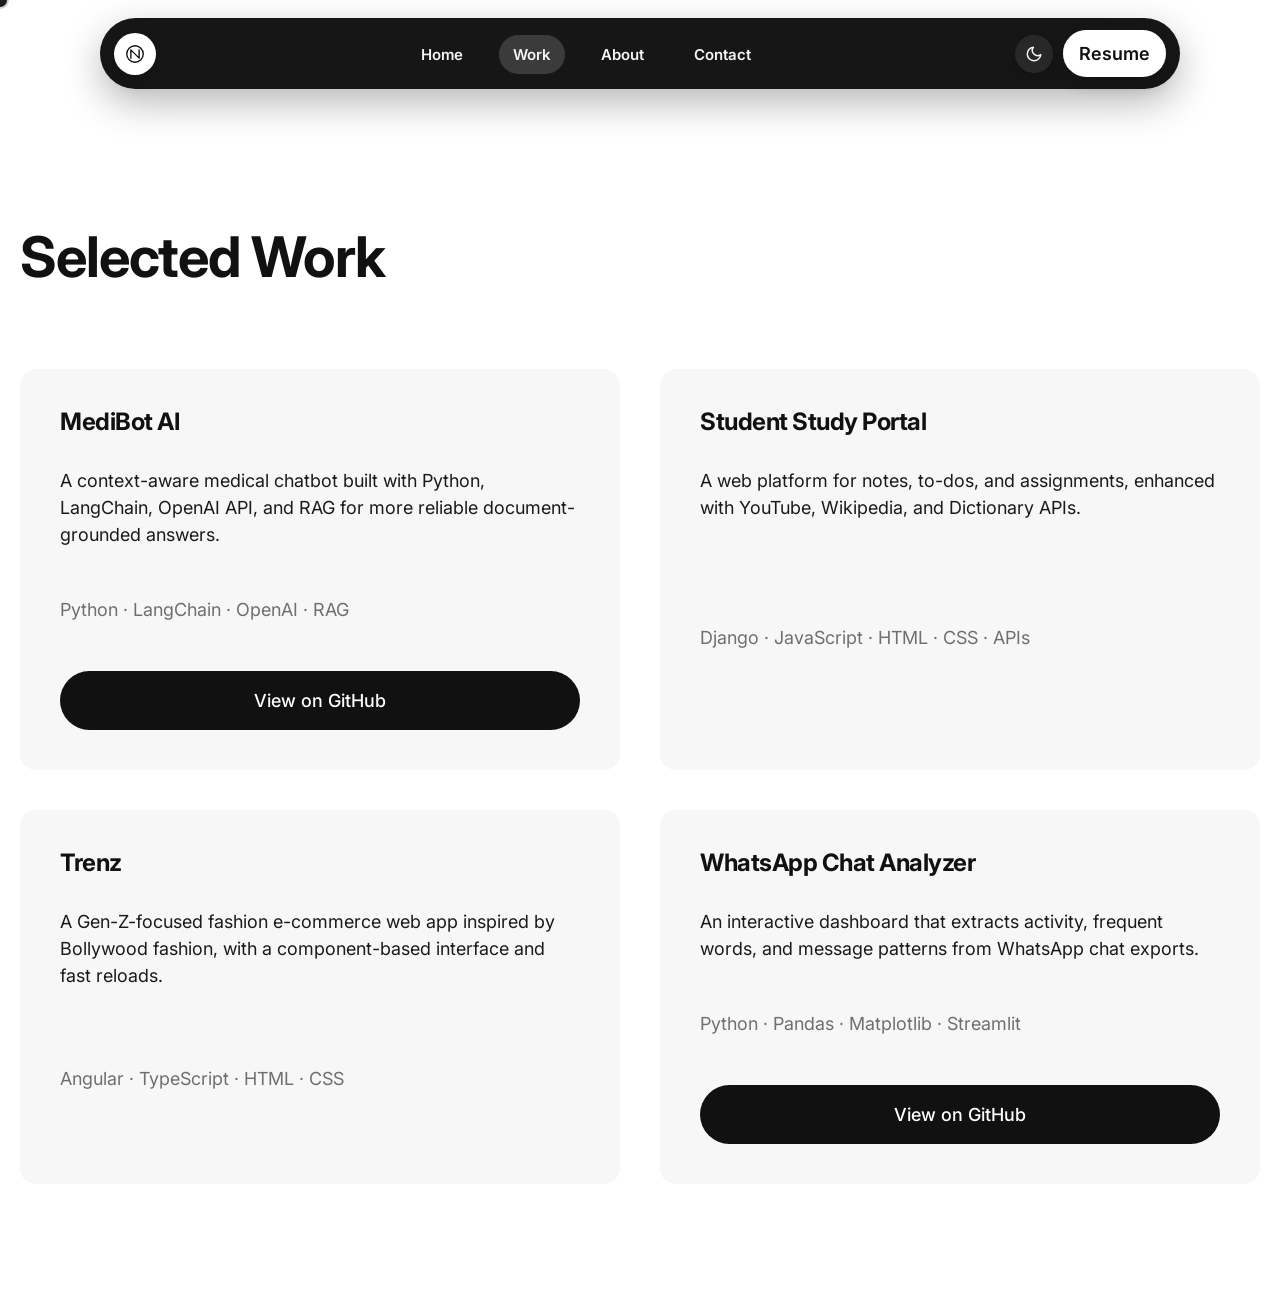
<file: pages/work.html>
<!doctype html>
<html lang="en">
<head><meta charset="utf-8"><meta name="viewport" content="width=device-width,initial-scale=1"><title>Work — Nandini Jambhulkar</title><link rel="icon" href="../assets/images/ChatGPT Image Aug 10, 2026, 03_46_51 PM.png" type="image/png"><link href="https://fonts.googleapis.com/css2?family=Inter:wght@400;500;600;700&display=swap" rel="stylesheet"><link rel="stylesheet" href="../assets/css/styles.css"></head>
<body data-theme="light">
  <header id="main-header"><nav id="capsule-nav"><a href="../index.html" class="pill-brand" aria-label="Home"><svg viewBox="0 0 32 32" fill="none"><circle cx="16" cy="16" r="12" stroke="currentColor" stroke-width="2"/><path d="M10 22V10L22 22V10" stroke="currentColor" stroke-width="2" stroke-linecap="round" stroke-linejoin="round"/></svg></a><ul id="primary-navigation" class="pill-links"><li><a href="../index.html" class="pill-link nav-link"><span class="nav-icon">⌂</span><span class="nav-label">Home</span></a></li><li><a href="work.html" class="pill-link nav-link active"><span class="nav-icon">▣</span><span class="nav-label">Work</span></a></li><li><a href="about.html" class="pill-link nav-link"><span class="nav-icon">○</span><span class="nav-label">About</span></a></li><li><a href="contact.html" class="pill-link nav-link"><span class="nav-icon">✉</span><span class="nav-label">Contact</span></a></li></ul><button id="hamburger-menu" class="hamburger-menu" aria-label="Toggle menu" aria-expanded="false"><span></span><span></span><span></span></button><div style="display:inline-flex;align-items:center;gap:10px;"><button id="theme-toggle" class="theme-toggle" aria-label="Switch theme"></button><a class="pill-resume" href="../assets/pdf/Nandini_Devops_CloudInfra.pdf" target="_blank" rel="noopener">Resume</a></div></nav></header>
  <main class="container section" data-scroll-container><h1 style="margin-bottom:80px;font-size:clamp(28px,6vw,56px);">Selected Work</h1><div class="grid-2">
    <div class="service-card"><h3>MediBot AI</h3><p style="margin-top:16px;">A context-aware medical chatbot built with Python, LangChain, OpenAI API, and RAG for more reliable document-grounded answers.</p><p style="color:var(--text-muted);margin-top:24px;">Python · LangChain · OpenAI · RAG</p><a href="https://github.com/nandiniJambhulkar12/Medical-Chatbot" class="btn" target="_blank" rel="noopener noreferrer" style="margin-top:24px;">View on GitHub</a></div>
    <div class="service-card"><h3>Student Study Portal</h3><p style="margin-top:16px;">A web platform for notes, to-dos, and assignments, enhanced with YouTube, Wikipedia, and Dictionary APIs.</p><p style="color:var(--text-muted);margin-top:24px;">Django · JavaScript · HTML · CSS · APIs</p></div>
    <div class="service-card"><h3>Trenz</h3><p style="margin-top:16px;">A Gen-Z-focused fashion e-commerce web app inspired by Bollywood fashion, with a component-based interface and fast reloads.</p><p style="color:var(--text-muted);margin-top:24px;">Angular · TypeScript · HTML · CSS</p></div>
    <div class="service-card"><h3>WhatsApp Chat Analyzer</h3><p style="margin-top:16px;">An interactive dashboard that extracts activity, frequent words, and message patterns from WhatsApp chat exports.</p><p style="color:var(--text-muted);margin-top:24px;">Python · Pandas · Matplotlib · Streamlit</p><a href="https://github.com/nandiniJambhulkar12/Whatsapp-Analyzer" class="btn" target="_blank" rel="noopener noreferrer" style="margin-top:24px;">View on GitHub</a></div>
  </div></main><script src="../assets/js/script.js"></script>
</body></html>
</file>
<file: assets/css/styles.css>
:root {
  /* Colors (Light) */
  --bg: #ffffff;
  --surface: #f7f7f7;
  --surface-alt: #ededed;
  --text-strong: #111111;
  --text-medium: #1a1a1a;
  --text-muted: #6f6f6f;
  --border-muted: #e5e5e5;
  --cta-bg: #111111;
  --cta-text: #ffffff;
  --shadow-soft: 0 0 22px rgba(0, 0, 0, 0.05);

  /* Layout */
  --max-width: 1240px;
  --container-pad: 24px;
  --radius: 16px;
  --radius-pill: 999px;

  /* Typography */
  --font: "Inter", system-ui, -apple-system, sans-serif;
  --hero-size: clamp(64px, 10vw, 160px);
  --h1-size: clamp(48px, 6vw, 80px);
  --h2-size: clamp(32px, 4vw, 48px);
  --h3-size: 24px;
  --body-size: 18px;
  --small-size: 14px;

  /* Motion */
  --ease: cubic-bezier(0.2, 0.8, 0.2, 1);
  --duration: 200ms;

  /* Neon Accents */
  --accent-neon: #0055ff;
  /* Bright Blue for Light Mode */
  --neon-glow: 0 0 10px rgba(0, 85, 255, 0.5);

  /* Pill Nav Colors */
  --nav-bg: #161616;
  --nav-text: #f4f4f4;
}

[data-theme="dark"] {
  --bg: #111111;
  --surface: #1a1a1a;
  --surface-alt: #222222;
  --text-strong: #ffffff;
  --text-medium: #ededed;
  --text-muted: #999999;
  --border-muted: #333333;
  --cta-bg: #ffffff;
  --cta-text: #111111;
  --shadow-soft: 0 0 22px rgba(0, 0, 0, 0.2);

  /* Neon Accents */
  --accent-neon: #00e5ff;
  /* Cyan for Dark Mode */
  --neon-glow: 0 0 10px rgba(0, 229, 255, 0.5);

  /* Pill Nav Colors: invert in dark mode */
  --nav-bg: #ffffff;
  --nav-text: #111111;
}

/* Reset */
* {
  box-sizing: border-box;
  margin: 0;
  padding: 0;
  cursor: none;
}

html {
  scroll-behavior: smooth;
}

body {
  font-family: var(--font);
  background: var(--bg);
  color: var(--text-strong);
  line-height: 1.5;
  -webkit-font-smoothing: antialiased;
  font-size: var(--body-size);
  cursor: none;
}

/* Typography */
h1,
h2,
h3,
h4 {
  font-weight: 700;
  line-height: 1.1;
  letter-spacing: -0.02em;
}

h1 {
  font-size: var(--h1-size);
}

h2 {
  font-size: var(--h2-size);
}

h3 {
  font-size: var(--h3-size);
}

p {
  color: var(--text-medium);
}

.hero-text {
  font-size: var(--hero-size);
  line-height: 0.9;
  letter-spacing: -0.04em;
  color: #000000;
}

[data-theme="dark"] .hero-text {
  color: #ffffff;
}

/* Layout */
.container {
  max-width: var(--max-width);
  margin: 0 auto;
  padding: 0 var(--container-pad);
}

.section {
  padding: 120px 0;
}

.grid-2 {
  display: grid;
  grid-template-columns: 1fr 1fr;
  gap: 40px;
}

.grid-3 {
  display: grid;
  grid-template-columns: repeat(3, 1fr);
  gap: 32px;
}

.grid-4 {
  display: grid;
  grid-template-columns: repeat(4, 1fr);
  gap: 24px;
}

@media (max-width: 768px) {
  .grid-2 {
    gap: 28px;
  }

  .grid-3 {
    gap: 20px;
  }

  .grid-4 {
    gap: 16px;
  }
}

/* Components */
.btn {
  display: inline-flex;
  align-items: center;
  justify-content: center;
  padding: 16px 32px;
  background: var(--cta-bg);
  color: var(--cta-text);
  border-radius: var(--radius-pill);
  text-decoration: none;
  font-weight: 500;
  transition: transform var(--duration) var(--ease);
  position: relative;
  overflow: hidden;
}

.btn:hover {
  transform: scale(1.02);
}

/* Button spotlight/ripple effect */
.btn::before {
  content: "";
  position: absolute;
  left: 50%;
  top: 50%;
  width: 64px;
  height: 64px;
  background: radial-gradient(circle at center,
      rgba(255, 255, 255, 0.14),
      rgba(255, 255, 255, 0.06) 40%,
      transparent 60%);
  transform: translate(-50%, -50%) scale(0.2);
  border-radius: 50%;
  transition:
    transform 420ms var(--ease),
    opacity 420ms var(--ease),
    filter 420ms var(--ease);
  pointer-events: none;
  opacity: 0;
  mix-blend-mode: screen;
}

.btn:hover::before,
.btn:focus::before {
  transform: translate(-50%, -50%) scale(3.6);
  opacity: 1;
  filter: blur(6px);
}

/* Gradient Button with Animation */
.btn-gradient {
  display: inline-flex;
  align-items: center;
  justify-content: center;
  padding: 18px 48px;
  font-size: 18px;
  font-weight: 600;
  color: #ffffff;
  text-decoration: none;
  border-radius: var(--radius-pill);
  position: relative;
  overflow: hidden;
  background: linear-gradient(135deg, #667eea 0%, #764ba2 50%, #f093fb 100%);
  background-size: 200% 200%;
  transition: all 0.4s ease;
  box-shadow: 0 8px 24px rgba(102, 126, 234, 0.3);
}

.btn-gradient:hover {
  transform: translateY(-2px);
  box-shadow: 0 12px 32px rgba(102, 126, 234, 0.45);
  animation: gradient-shift 3s ease infinite;
}

@keyframes gradient-shift {
  0% {
    background-position: 0% 50%;
  }

  50% {
    background-position: 100% 50%;
  }

  100% {
    background-position: 0% 50%;
  }
}

/* Dark mode gradient button */
[data-theme="dark"] .btn-gradient {
  background: linear-gradient(135deg, #00c6fb 0%, #005bea 50%, #00e5ff 100%);
  background-size: 200% 200%;
  box-shadow: 0 8px 24px rgba(0, 229, 255, 0.3);
}

[data-theme="dark"] .btn-gradient:hover {
  box-shadow: 0 12px 32px rgba(0, 229, 255, 0.45);
}

.pill {
  display: inline-block;
  padding: 8px 24px;
  background: var(--surface-alt);
  color: var(--text-medium);
  border-radius: var(--radius-pill);
  font-size: var(--small-size);
  font-weight: 500;
  transition: all 0.4s ease;
  cursor: default;
  position: relative;
  overflow: hidden;
  z-index: 1;
}

.pill:hover {
  color: #ffffff;
  background: linear-gradient(135deg, #667eea 0%, #764ba2 50%, #f093fb 100%);
  box-shadow: 0 8px 32px rgba(102, 126, 234, 0.35);
  transform: translateY(-4px) scale(1.02);
}

/* Dark mode pill hover - cyan/teal tones */
[data-theme="dark"] .pill:hover {
  background: linear-gradient(135deg, #00c6fb 0%, #005bea 50%, #00e5ff 100%);
  box-shadow: 0 8px 32px rgba(0, 229, 255, 0.3);
}

/* Pill Navigation */
#main-header {
  position: sticky;
  top: 0;
  z-index: 999;
  display: flex;
  justify-content: center;
  padding: 18px 16px;
  background: transparent;
}

#capsule-nav {
  width: min(1080px, 100%);
  display: flex;
  align-items: center;
  justify-content: space-between;
  gap: 18px;
  padding: 12px 14px;
  border-radius: 999px;
  background: var(--nav-bg);
  color: var(--nav-text);
  box-shadow: 0 14px 38px rgba(0, 0, 0, 0.28);
  transition:
    padding 200ms ease,
    gap 200ms ease;
}

/* Shrink state on scroll */
#capsule-nav.shrink {
  padding: 8px 12px;
  gap: 12px;
  box-shadow: 0 10px 24px rgba(0, 0, 0, 0.22);
}

#capsule-nav.shrink .pill-brand {
  width: 36px;
  height: 36px;
}

#capsule-nav.shrink .pill-links {
  gap: 10px;
}

#capsule-nav.shrink .pill-link {
  font-size: 14px;
  padding: 8px 12px;
  color: var(--nav-text);
}

#capsule-nav.shrink .pill-link .nav-icon {
  display: none;
}

#capsule-nav.shrink .pill-link .nav-label {
  display: inline;
}

#capsule-nav.shrink .pill-link:hover {
  color: var(--nav-bg);
  background: var(--nav-text);
}

#capsule-nav.shrink .pill-link.active {
  color: var(--nav-bg);
  background: var(--nav-text);
  box-shadow: 0 2px 10px rgba(0, 0, 0, 0.2);
}

#capsule-nav.shrink .pill-email {
  display: none;
}

#capsule-nav.shrink .pill-resume {
  padding: 8px 12px;
  display: inline-flex;
}

.pill-brand {
  display: inline-flex;
  align-items: center;
  justify-content: center;
  width: 42px;
  height: 42px;
  border-radius: 50%;
  background: #ffffff;
  color: #111111;
  text-decoration: none;
  flex-shrink: 0;
  box-shadow: 0 8px 18px rgba(0, 0, 0, 0.15);
}

.pill-brand svg {
  width: 22px;
  height: 22px;
}

.pill-links {
  flex: 1;
  list-style: none;
  display: flex;
  align-items: center;
  justify-content: center;
  gap: 22px;
  margin: 0;
  padding: 0;
}

.pill-link {
  text-decoration: none;
  color: var(--nav-text);
  font-weight: 600;
  font-size: 15px;
  padding: 10px 14px;
  border-radius: 999px;
  transition:
    background 0.25s ease,
    color 0.25s ease,
    transform 0.2s ease;
}

.pill-link .nav-icon {
  display: none;
  width: 18px;
  height: 18px;
}

.pill-link .nav-label {
  display: inline;
}

.pill-link:hover {
  background: rgba(255, 255, 255, 0.08);
  transform: translateY(-1px);
}

.pill-link:active {
  transform: translateY(0);
}

.pill-link.active {
  background: rgba(255, 255, 255, 0.16);
}

.pill-email {
  display: inline-flex;
  align-items: center;
  justify-content: center;
  padding: 10px 16px;
  border-radius: 999px;
  background: #ffffff;
  color: #111111;
  font-weight: 600;
  text-decoration: none;
  box-shadow:
    inset 0 1px 0 rgba(255, 255, 255, 0.6),
    0 8px 18px rgba(0, 0, 0, 0.18);
  white-space: nowrap;
}

.pill-resume {
  display: inline-flex;
  align-items: center;
  justify-content: center;
  padding: 10px 16px;
  border-radius: 999px;
  background: #ffffff;
  color: #111111;
  font-weight: 600;
  text-decoration: none;
  box-shadow:
    inset 0 1px 0 rgba(255, 255, 255, 0.6),
    0 8px 18px rgba(0, 0, 0, 0.18);
  white-space: nowrap;
}

[data-theme="dark"] .pill-resume {
  background: #111111;
  color: #ffffff;
  box-shadow:
    inset 0 1px 0 rgba(255, 255, 255, 0.06),
    0 8px 18px rgba(0, 0, 0, 0.28);
}

/* Theme Toggle Button */
.theme-toggle {
  display: inline-flex;
  align-items: center;
  justify-content: center;
  width: 38px;
  height: 38px;
  border-radius: 999px;
  border: none;
  outline: none;
  background: rgba(255, 255, 255, 0.08);
  color: var(--nav-text);
  cursor: pointer;
  box-shadow: 0 6px 14px rgba(0, 0, 0, 0.18);
  transition:
    transform 160ms ease,
    background 160ms ease;
}

.theme-toggle:hover {
  transform: translateY(-1px);
  background: rgba(255, 255, 255, 0.14);
}

.theme-toggle:active {
  transform: translateY(0);
}

.theme-toggle svg {
  display: block;
}

/* Hamburger Menu */
.hamburger-menu {
  display: none;
  flex-direction: column;
  gap: 6px;
  background: none;
  border: none;
  cursor: pointer;
  padding: 8px;
  margin: 0;
  z-index: 1001;
  position: relative;
}

.hamburger-menu span {
  display: block;
  width: 24px;
  height: 2px;
  background: var(--nav-text);
  border-radius: 1px;
  transition: all 300ms var(--ease);
  transform-origin: center;
}

.hamburger-menu.active span:nth-child(1) {
  transform: rotate(45deg) translateY(10px);
}

.hamburger-menu.active span:nth-child(2) {
  opacity: 0;
}

.hamburger-menu.active span:nth-child(3) {
  transform: rotate(-45deg) translateY(-10px);
}

.mobile-menu-backdrop {
  display: none;
  position: fixed;
  inset: 0;
  background: rgba(0, 0, 0, 0.5);
  z-index: 998;
  opacity: 0;
  transition: opacity 300ms var(--ease);
  pointer-events: none;
}

.mobile-menu-backdrop.active {
  display: block;
  opacity: 1;
  pointer-events: auto;
}

@media (max-width: 1024px) {
  #capsule-nav {
    padding: 12px 16px;
    gap: 14px;
  }

  .pill-links {
    gap: 14px;
  }
}

@media (max-width: 768px) {
  #capsule-nav {
    flex-wrap: wrap;
    gap: 12px;
  }

  .pill-links {
    order: 3;
    width: 100%;
    justify-content: center;
    flex-wrap: wrap;
    gap: 12px;
  }

  .pill-link {
    padding: 10px 12px;
  }

  .pill-email {
    width: 100%;
    justify-content: center;
  }

  .theme-toggle {
    order: 2;
  }
}

/* Morphic dissolve shimmer effect */
.pill::before {
  content: "";
  position: absolute;
  top: 0;
  left: -100%;
  width: 100%;
  height: 100%;
  background: linear-gradient(90deg,
      transparent,
      rgba(255, 255, 255, 0.4),
      transparent);
  transition: left 0.5s ease;
  z-index: 2;
  pointer-events: none;
}

.pill:hover::before {
  left: 100%;
}

.card {
  background: var(--surface);
  border-radius: var(--radius);
  padding: 40px;
  transition:
    background var(--duration) var(--ease),
    transform var(--duration) var(--ease);
}

.card:hover {
  background: var(--surface-alt);
  transform: translateY(-4px);
}

/* Navigation */
.nav {
  display: flex;
  align-items: center;
  gap: 16px;
  flex-wrap: nowrap;
  padding: 32px 0;
  position: relative;
  z-index: 70;
  /* keep nav above backdrop/menu */
}

.brand {
  margin-right: auto;
}

.nav-links {
  display: flex;
  gap: 40px;
  list-style: none;
  margin: 0;
  min-width: 0;
}

.nav-toggle {
  display: none;
}

.nav-links a {
  color: var(--text-medium);
  text-decoration: none;
  font-weight: 500;
  transition:
    color var(--duration) var(--ease),
    text-shadow var(--duration) var(--ease);
  position: relative;
}

.nav-links a:hover,
.nav-links a.active {
  color: var(--accent-neon);
  text-shadow: var(--neon-glow);
}

.nav-links a::after {
  content: "";
  position: absolute;
  width: 0;
  height: 2px;
  bottom: -4px;
  left: 0;
  background-color: var(--accent-neon);
  box-shadow: var(--neon-glow);
  transition: width var(--duration) var(--ease);
}

.nav-links a:hover::after,
.nav-links a.active::after {
  width: 100%;
}

/* Hero */
.hero-section {
  padding: 160px 0 120px;
  display: grid;
  grid-template-columns: 1.2fr 0.8fr;
  gap: 64px;
  align-items: start;
}

.hero-card {
  background: var(--surface);
  padding: 48px;
  border-radius: var(--radius);
  box-shadow: var(--shadow-soft);
}

@media (max-width: 768px) {
  .hero-section {
    padding: 80px 0 60px;
    grid-template-columns: 1fr;
    gap: 40px;
  }

  .hero-card {
    padding: 24px;
  }

  .hero-card p {
    font-size: 16px !important;
    line-height: 1.6;
  }
}

/* Services */
.service-card {
  background: var(--surface);
  padding: 40px;
  border-radius: var(--radius);
  display: flex;
  flex-direction: column;
  justify-content: space-between;
  min-height: 320px;
  position: relative;
  transition: all 300ms var(--ease);
}

.service-card h3 {
  color: var(--text-strong);
  margin-bottom: 16px;
}

.service-card p {
  color: var(--text-medium);
  margin-bottom: 24px;
  flex-grow: 1;
}

[data-theme="dark"] .service-card h3,
[data-theme="dark"] .service-card p {
  color: #ffffff;
}

.arrow-icon {
  position: relative;
  margin-top: auto;
  display: flex;
  align-items: center;
  justify-content: flex-start;
  transition: transform 300ms var(--ease);
}

.arrow-icon svg {
  stroke: var(--text-medium);
}

[data-theme="dark"] .arrow-icon svg {
  stroke: #ffffff;
}

.service-card:hover {
  background: var(--surface-alt);
  transform: translateY(-4px);
}

.service-card:hover .arrow-icon {
  transform: translate(4px, -4px);
}

.service-card:hover .arrow-icon svg {
  stroke: var(--accent-neon);
}

@media (max-width: 768px) {
  .service-card {
    padding: 24px;
    min-height: auto;
  }

  .service-card h3 {
    font-size: 20px;
  }

  .service-card p {
    font-size: 14px;
    line-height: 1.6;
  }

  .arrow-icon {
    width: 32px;
    height: 32px;
  }
}

/* Experience */
.timeline-item {
  display: grid;
  grid-template-columns: 1fr 1fr;
  padding: 40px 0;
  border-bottom: 1px solid var(--border-muted);
  gap: 32px;
}

.timeline-role {
  font-weight: 600;
  font-size: 20px;
}

.timeline-year {
  text-align: right;
  color: var(--text-muted);
}

@media (max-width: 768px) {
  .timeline-item {
    grid-template-columns: 1fr;
    padding: 32px 0;
    gap: 16px;
  }

  .timeline-role {
    font-size: 18px;
  }

  .timeline-year {
    text-align: left;
    font-size: 14px;
  }
}

/* Portfolio */
.project-card {
  position: relative;
  border-radius: var(--radius);
  overflow: hidden;
  aspect-ratio: 4/3;
}

.project-img {
  width: 100%;
  height: 100%;
  object-fit: cover;
  transition: transform 400ms var(--ease);
}

.project-card:hover .project-img {
  transform: scale(1.05);
}

.project-overlay {
  position: absolute;
  inset: 0;
  background: rgba(0, 0, 0, 0.4);
  opacity: 0;
  display: flex;
  align-items: center;
  justify-content: center;
  transition: opacity var(--duration) var(--ease);
}

.project-card:hover .project-overlay {
  opacity: 1;
}

/* Zigzag Work Layout */
.work-zigzag {
  display: grid;
  gap: 56px;
  max-width: 980px;
  margin: 0 auto;
}

.work-zigzag-item {
  width: min(100%, 760px);
  position: relative;
  transition: transform 260ms var(--ease);
}

.work-zigzag-item:nth-child(odd) {
  margin-right: auto;
  transform: rotate(-1.2deg);
}

.work-zigzag-item:nth-child(even) {
  margin-left: auto;
  transform: rotate(1.2deg) translateY(10px);
}

.work-zigzag-item .project-card {
  aspect-ratio: 16/9;
  border: 1px solid color-mix(in srgb, var(--text-strong) 15%, transparent);
  box-shadow: 0 16px 40px rgba(0, 0, 0, 0.18);
}

.work-zigzag-item::after {
  content: "";
  position: absolute;
  width: 110px;
  height: 110px;
  border-radius: 999px;
  top: -18px;
  right: -14px;
  background: radial-gradient(circle at 30% 30%, rgba(255, 157, 0, 0.78), rgba(255, 43, 0, 0.12));
  filter: blur(1px);
  z-index: -1;
}

[data-theme="dark"] .work-zigzag-item::after {
  background: radial-gradient(circle at 30% 30%, rgba(0, 229, 255, 0.8), rgba(0, 229, 255, 0.12));
}

.work-zigzag-item:nth-child(2)::after {
  left: -14px;
  right: auto;
  background: radial-gradient(circle at 60% 40%, rgba(0, 214, 96, 0.78), rgba(0, 214, 96, 0.1));
}

.work-zigzag-item:nth-child(3)::after {
  background: radial-gradient(circle at 35% 30%, rgba(255, 0, 128, 0.75), rgba(255, 0, 128, 0.1));
}

.work-zigzag-item:hover {
  transform: rotate(0deg) translateY(-6px);
}

.work-zigzag-title {
  margin-top: 4px;
}

.work-zigzag-tags {
  color: var(--text-muted);
  margin-top: 8px;
}

@media (max-width: 768px) {
  .project-card {
    aspect-ratio: 16/9;
  }

  .project-overlay {
    opacity: 1;
  }

  .work-zigzag {
    gap: 36px;
  }

  .work-zigzag-item,
  .work-zigzag-item:nth-child(odd),
  .work-zigzag-item:nth-child(even),
  .work-zigzag-item:hover {
    width: 100%;
    margin-left: 0;
    margin-right: 0;
    transform: none;
  }

  .work-zigzag-item::after {
    width: 84px;
    height: 84px;
    top: -10px;
    right: -6px;
    left: auto;
  }
}

/* Form Styles */
.form-input {
  width: 100%;
  padding: 16px;
  border: 2px solid var(--border-muted);
  border-radius: 8px;
  background: var(--bg);
  /* Distinct background from the form container */
  color: var(--text-strong);
  font-family: var(--font);
  font-size: 16px;
  caret-color: var(--accent-neon);
  /* Neon cursor */
  transition: all var(--duration) var(--ease);
}

.form-input::placeholder {
  color: var(--text-muted);
  opacity: 0.7;
}

.form-input:focus {
  outline: none;
  border-color: var(--accent-neon);
  box-shadow: 0 0 0 4px rgba(0, 85, 255, 0.1);
  background: var(--bg);
}

[data-theme="dark"] .form-input:focus {
  box-shadow: 0 0 0 4px rgba(0, 229, 255, 0.1);
}

/* Footer */
.footer {
  background: var(--surface);
  padding: 80px 0;
  margin-top: 120px;
}

/* Toast Notification */
.toast {
  position: fixed;
  bottom: 32px;
  right: 32px;
  padding: 16px 24px;
  border-radius: var(--radius);
  font-weight: 500;
  font-size: 16px;
  z-index: 9999;
  transform: translateY(120%);
  opacity: 0;
  transition:
    transform 0.4s var(--ease),
    opacity 0.4s var(--ease);
  max-width: 400px;
  box-shadow: 0 8px 32px rgba(0, 0, 0, 0.15);
}

.toast.show {
  transform: translateY(0);
  opacity: 1;
}

.toast.success {
  background: linear-gradient(135deg, #00c853, #00e676);
  color: #ffffff;
}

.toast.error {
  background: linear-gradient(135deg, #ff1744, #ff5252);
  color: #ffffff;
}

.toast.info {
  background: var(--accent-neon);
  color: #ffffff;
}

[data-theme="dark"] .toast {
  box-shadow: 0 8px 32px rgba(0, 0, 0, 0.4);
}

/* Responsive */
@media (max-width: 1024px) {
  .hero-section {
    grid-template-columns: 1fr;
  }

  .grid-4,
  .grid-3 {
    grid-template-columns: repeat(2, 1fr);
  }
}

@media (max-width: 1024px) and (min-width: 769px) {

  .grid-4,
  .grid-3 {
    grid-template-columns: repeat(2, 1fr);
  }
}

@media (max-width: 768px) {

  .grid-2,
  .grid-4,
  .grid-3 {
    grid-template-columns: 1fr;
  }

  .hero-text {
    font-size: 48px;
    line-height: 1;
  }

  .container {
    padding: 0 20px;
  }

  .hero-section {
    padding: 80px 0;
    gap: 32px;
  }

  .hero-card {
    padding: 20px;
  }

  .section {
    padding: 48px 0;
  }

  .card,
  .project-card {
    padding: 20px;
  }

  h1 {
    font-size: 36px;
  }

  h2 {
    font-size: 28px;
    margin-bottom: 24px;
  }

  h3 {
    font-size: 18px;
  }

  p {
    font-size: 16px;
  }

  .body-size {
    font-size: 16px;
  }

  h1,
  h2,
  h3 {
    margin-left: 0;
    margin-right: 0;
  }

  /* Hamburger Menu Mobile Styles */
  .hamburger-menu {
    display: flex !important;
    z-index: 1001;
    position: relative;
  }

  #capsule-nav {
    position: relative;
    display: flex;
    align-items: center;
    flex-wrap: nowrap;
  }

  /* Override ALL pill-links styles for mobile menu */
  #primary-navigation.pill-links {
    position: fixed !important;
    top: 0 !important;
    left: 0 !important;
    right: 0 !important;
    bottom: 0 !important;
    flex-direction: column !important;
    background: var(--bg) !important;
    padding: 100px 24px 32px !important;
    gap: 16px !important;
    z-index: 999 !important;
    transform: translateX(-100%) !important;
    transition: transform 300ms var(--ease) !important;
    width: 100% !important;
    max-width: 100% !important;
    height: 100vh !important;
    overflow-y: auto !important;
    overflow-x: hidden !important;
    display: flex !important;
    align-items: flex-start !important;
    justify-content: flex-start !important;
    flex-wrap: nowrap !important;
    margin: 0 !important;
    padding-top: 100px !important;
  }

  #primary-navigation.pill-links.mobile-open {
    transform: translateX(0) !important;
  }

  #primary-navigation.pill-links li {
    width: 100% !important;
    list-style: none !important;
    margin: 0 !important;
    padding: 0 !important;
    display: block !important;
  }

  #primary-navigation.pill-links .pill-link {
    display: flex !important;
    align-items: center !important;
    gap: 16px !important;
    padding: 16px 20px !important;
    border-radius: 12px !important;
    background: var(--surface) !important;
    transition: all 300ms var(--ease) !important;
    width: 100% !important;
    text-decoration: none !important;
    color: var(--text-strong) !important;
    font-size: 16px !important;
    box-sizing: border-box !important;
  }

  #primary-navigation.pill-links .pill-link:hover {
    background: var(--surface-alt) !important;
    transform: translateX(4px) !important;
    color: var(--text-strong) !important;
  }

  #primary-navigation.pill-links .pill-link .nav-icon {
    display: flex !important;
    width: 24px !important;
    height: 24px !important;
    flex-shrink: 0 !important;
  }

  #primary-navigation.pill-links .pill-link .nav-label {
    display: inline !important;
    font-size: 18px !important;
    font-weight: 500 !important;
    flex: 1 !important;
  }

  #primary-navigation.pill-links .pill-link.active {
    background: var(--cta-bg) !important;
    color: var(--cta-text) !important;
  }

  .mobile-menu-backdrop {
    display: block !important;
    z-index: 998 !important;
  }

  .mobile-menu-backdrop.active {
    display: block !important;
    opacity: 1 !important;
    pointer-events: auto !important;
  }

  .pill-resume {
    display: none !important;
  }

  /* Footer responsive */
  .footer {
    padding: 48px 0;
  }

  /* Section spacing mobile */
  .section {
    padding: 48px 20px;
  }

  /* Testimonial section mobile */
  [style*="background: var(--surface); border-radius: var(--radius); padding: 80px;"] {
    padding: 40px 20px !important;
  }

  /* Contact CTA mobile */
  [style*="text-align: center; padding: 160px 0;"] {
    padding: 60px 20px !important;
  }
}

/* Body scroll lock when menu open (fallback when Locomotive not available) */
body.menu-open {
  overflow: hidden;
}

/* External link icon */
.external-icon {
  display: inline-flex;
  vertical-align: middle;
  margin-left: 8px;
  opacity: 0.9;
}

/* Screen-reader only helper */
.sr-only {
  position: absolute !important;
  width: 1px !important;
  height: 1px !important;
  padding: 0 !important;
  margin: -1px !important;
  overflow: hidden !important;
  clip: rect(0, 0, 0, 0) !important;
  white-space: nowrap !important;
  border: 0 !important;
}

/* Nav spotlight circle that follows hovered link (created by JS) */
.nav-spot {
  position: absolute;
  width: 88px;
  height: 88px;
  border-radius: 999px;
  background: var(--surface-alt);
  box-shadow: 0 8px 30px rgba(0, 0, 0, 0.12);
  transform: translate(-50%, -50%) scale(1);
  transition:
    left 260ms var(--ease),
    top 260ms var(--ease),
    transform 320ms var(--ease),
    opacity 260ms var(--ease);
  pointer-events: none;
  z-index: 30;
  opacity: 0;
}

.nav-spot.show {
  opacity: 1;
}

/* Hide the large nav-spot circle (user requested) */
.nav-spot {
  display: none !important;
}

/* Removed splash/intro and page-appear animations per request. */
/* Staggered reveal and homepage intro were removed to keep pages static and immediately interactive. */

/* Smooth transitions for layout elements */
main,
header,
footer,
.card,
.project-card,
.hero-card {
  transition:
    transform 360ms var(--ease),
    opacity 360ms var(--ease),
    background 260ms var(--ease);
}

/* Custom Cursor Dot */
.cursor-dot {
  position: fixed;
  left: 0;
  top: 0;
  width: 14px;
  height: 14px;
  border-radius: 999px;
  background: #111111;
  /* Light theme default: black */
  box-shadow: 0 0 0 2px rgba(17, 17, 17, 0.2);
  pointer-events: none;
  transform: translate(-50%, -50%);
  z-index: 10000;
  opacity: 0.95;
  transition:
    transform 140ms ease,
    opacity 140ms ease,
    background 140ms ease,
    box-shadow 140ms ease;
}

[data-theme="dark"] .cursor-dot {
  background: #ffffff;
  /* Dark theme: white */
  box-shadow: 0 0 0 2px rgba(255, 255, 255, 0.25);
}

.cursor-dot.hover {
  transform: translate(-50%, -50%) scale(1.6);
  opacity: 1;
}

.cursor-dot.hero-hover {
  transform: translate(-50%, -50%) scale(2.2);
  opacity: 1;
}

/* Nav hover: invert cursor for visibility on nav bar */
.cursor-dot.nav-hover {
  background: #ffffff;
  /* White cursor in light mode when over dark nav */
  box-shadow: 0 0 0 2px rgba(255, 255, 255, 0.25);
}

[data-theme="dark"] .cursor-dot.nav-hover {
  background: #111111;
  /* Black cursor in dark mode when over white nav */
  box-shadow: 0 0 0 2px rgba(17, 17, 17, 0.2);
}
</file>
